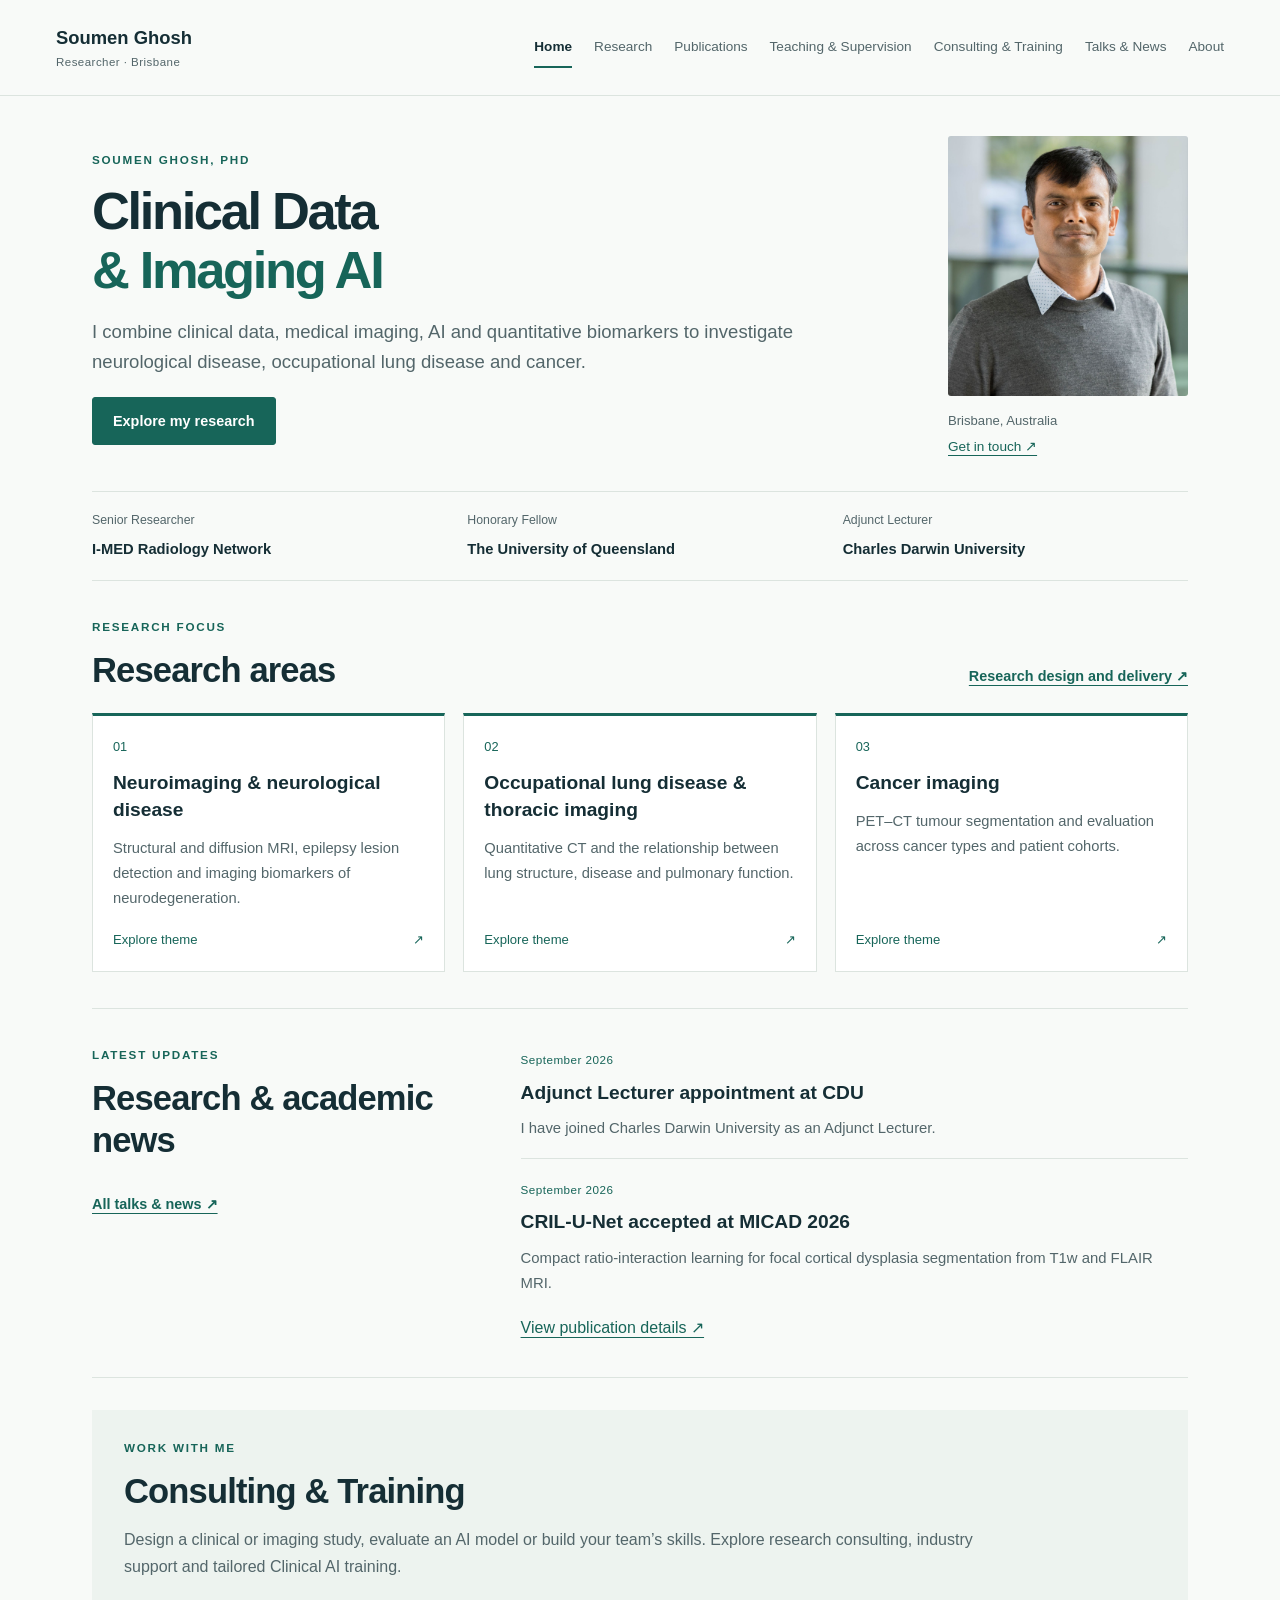
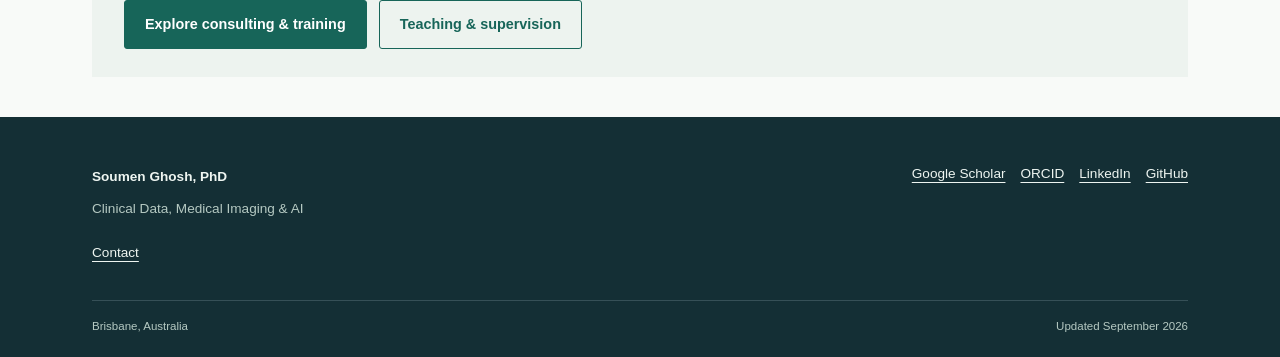
<file: index.html>
<!doctype html><html lang="en"><head><meta charset="utf-8"><meta name="viewport" content="width=device-width,initial-scale=1"><title>Soumen Ghosh | Clinical Data &amp; Imaging AI</title><meta name="description" content="Soumen Ghosh: clinical data, medical imaging and AI research, consulting and training. Based in Brisbane, Australia."><meta name="theme-color" content="#123c43"><meta property="og:title" content="Soumen Ghosh | Clinical Data &amp; Imaging AI"><meta property="og:description" content="Soumen Ghosh: clinical data, medical imaging and AI research, consulting and training. Based in Brisbane, Australia."><meta property="og:type" content="website"><link rel="icon" href="assets/favicon.svg" type="image/svg+xml"><link rel="stylesheet" href="assets/site.css?v=dc66a74193d7"><script src="assets/site.js?v=eca9dac3d146" defer></script></head><body class="home"><a class="skip" href="#main">Skip to content</a><header class="site-header"><div class="nav-wrap"><a class="wordmark" href="index.html">Soumen Ghosh<span>Researcher · Brisbane</span></a><button class="menu-toggle" aria-expanded="false" aria-controls="navigation">Menu <span aria-hidden="true">☰</span></button><nav id="navigation" aria-label="Main navigation"><a href="index.html" aria-current="page">Home</a><a href="research.html">Research</a><a href="publications.html">Publications</a><a href="teaching.html">Teaching &amp; Supervision</a><a href="consulting.html">Consulting &amp; Training</a><a href="news.html">Talks &amp; News</a><a href="about.html">About</a></nav></div></header><main id="main"><section class="hero"><div class="hero-copy"><p class="eyebrow">Soumen Ghosh, PhD</p><h1>Clinical Data<br><span>&amp; Imaging AI</span></h1><p class="lede">I combine clinical data, medical imaging, AI and quantitative biomarkers to investigate neurological disease, occupational lung disease and cancer.</p><div class="button-row"><a class="button primary" href="research.html">Explore my research</a></div></div><aside class="profile"><img src="assets/soumen-ghosh.png" width="1280" height="1635" alt="Soumen Ghosh" fetchpriority="high"><p>Brisbane, Australia</p><a href="about.html#contact">Get in touch ↗</a></aside></section><section class="affiliations" aria-label="Current appointments"><div><span>Senior Researcher</span><strong>I-MED Radiology Network</strong></div><div><span>Honorary Fellow</span><strong>The University of Queensland</strong></div><div><span>Adjunct Lecturer</span><strong>Charles Darwin University</strong></div></section><section class="section"><div class="section-top"><div><p class="eyebrow">Research focus</p><h2>Research areas</h2></div><a class="text-link" href="research.html#delivery-title">Research design and delivery ↗</a></div><div class="theme-grid"><a class="theme-card" href="research.html#theme-1"><span class="number">01</span><h3>Neuroimaging &amp; neurological disease</h3><p>Structural and diffusion MRI, epilepsy lesion detection and imaging biomarkers of neurodegeneration.</p><span class="card-link">Explore theme <span aria-hidden="true">↗</span></span></a><a class="theme-card" href="research.html#theme-2"><span class="number">02</span><h3>Occupational lung disease &amp; thoracic imaging</h3><p>Quantitative CT and the relationship between lung structure, disease and pulmonary function.</p><span class="card-link">Explore theme <span aria-hidden="true">↗</span></span></a><a class="theme-card" href="research.html#theme-3"><span class="number">03</span><h3>Cancer imaging</h3><p>PET–CT tumour segmentation and evaluation across cancer types and patient cohorts.</p><span class="card-link">Explore theme <span aria-hidden="true">↗</span></span></a></div></section><section class="section split"><div><p class="eyebrow">Latest updates</p><h2>Research &amp; academic news</h2><a class="text-link" href="news.html">All talks &amp; news ↗</a></div><div class="news-list"><article><time>September 2026</time><h3>Adjunct Lecturer appointment at CDU</h3><p>I have joined Charles Darwin University as an Adjunct Lecturer.</p></article><article><time>September 2026</time><h3>CRIL-U-Net accepted at MICAD 2026</h3><p>Compact ratio-interaction learning for focal cortical dysplasia segmentation from T1w and FLAIR MRI.</p><a href="publications.html">View publication details ↗</a></article></div></section><section class="collaboration"><p class="eyebrow">Work with me</p><h2>Consulting &amp; Training</h2><p>Design a clinical or imaging study, evaluate an AI model or build your team’s skills. Explore research consulting, industry support and tailored Clinical AI training.</p><div class="button-row"><a class="button primary" href="consulting.html">Explore consulting &amp; training</a><a class="button secondary" href="teaching.html">Teaching &amp; supervision</a></div></section></main><footer><div class="footer-inner"><div><a class="wordmark" href="index.html">Soumen Ghosh, PhD</a><p>Clinical Data, Medical Imaging &amp; AI</p><a href="about.html#contact">Contact</a></div><div class="footer-links"><a class="" href="https://scholar.google.co.in/citations?user=yuB4f7IAAAAJ&amp;hl=en">Google Scholar</a><a class="" href="https://orcid.org/0000-0002-8360-5309">ORCID</a><a class="" href="https://www.linkedin.com/in/soumen-ghosh-aaa58ba4/">LinkedIn</a><a class="" href="https://github.com/soumenca">GitHub</a></div></div><div class="footer-bottom">Brisbane, Australia<span>Updated September 2026</span></div></footer></body></html>
</file>
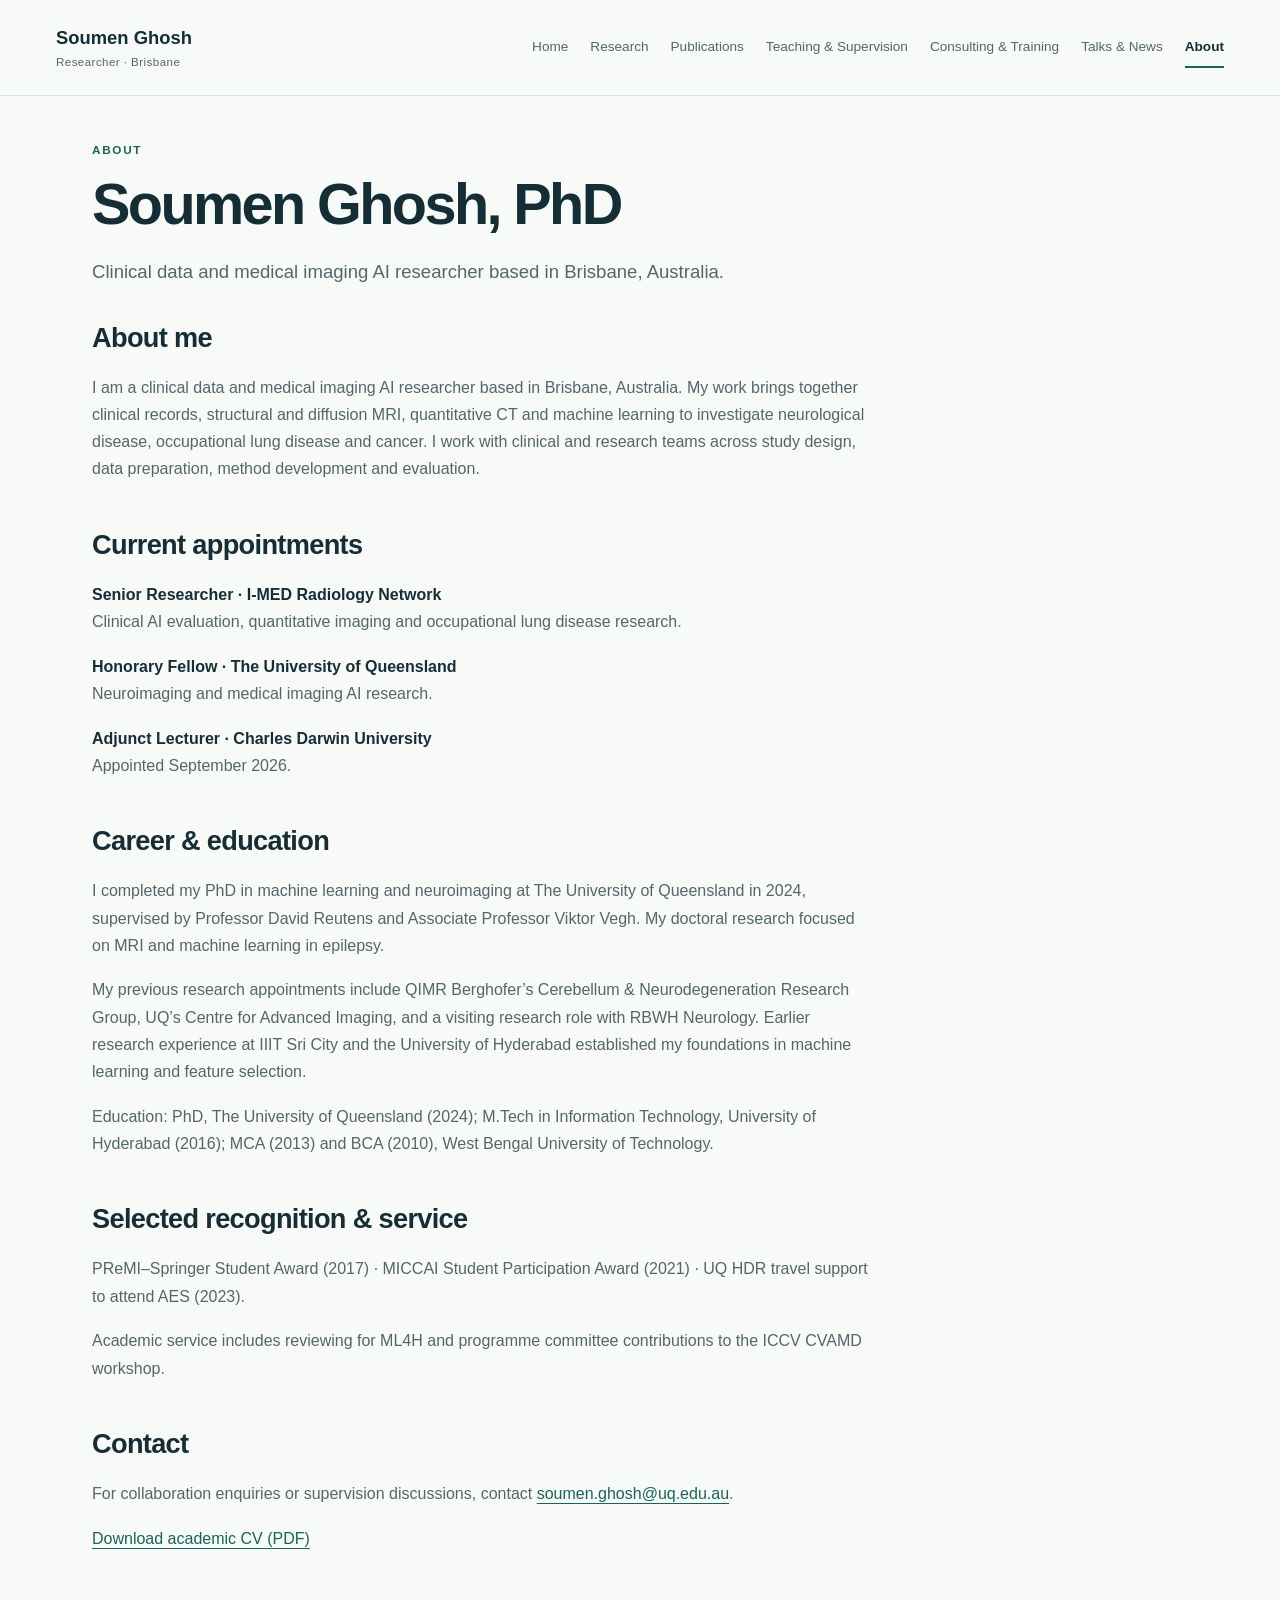
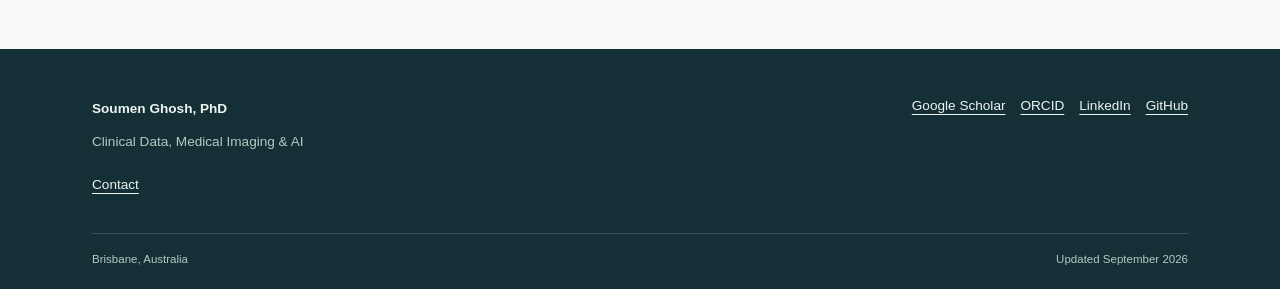
<file: about.html>
<!doctype html><html lang="en"><head><meta charset="utf-8"><meta name="viewport" content="width=device-width,initial-scale=1"><title>About | Soumen Ghosh</title><meta name="description" content="Biography, academic appointments, education and downloadable CV for Soumen Ghosh."><meta name="theme-color" content="#123c43"><meta property="og:title" content="About | Soumen Ghosh"><meta property="og:description" content="Biography, academic appointments, education and downloadable CV for Soumen Ghosh."><meta property="og:type" content="website"><link rel="icon" href="assets/favicon.svg" type="image/svg+xml"><link rel="stylesheet" href="assets/site.css?v=dc66a74193d7"><script src="assets/site.js?v=eca9dac3d146" defer></script></head><body><a class="skip" href="#main">Skip to content</a><header class="site-header"><div class="nav-wrap"><a class="wordmark" href="index.html">Soumen Ghosh<span>Researcher · Brisbane</span></a><button class="menu-toggle" aria-expanded="false" aria-controls="navigation">Menu <span aria-hidden="true">☰</span></button><nav id="navigation" aria-label="Main navigation"><a href="index.html">Home</a><a href="research.html">Research</a><a href="publications.html">Publications</a><a href="teaching.html">Teaching &amp; Supervision</a><a href="consulting.html">Consulting &amp; Training</a><a href="news.html">Talks &amp; News</a><a href="about.html" aria-current="page">About</a></nav></div></header><main id="main"><div class="page-heading"><p class="eyebrow">About</p><h1>Soumen Ghosh, PhD</h1><p class="lede">Clinical data and medical imaging AI researcher based in Brisbane, Australia.</p></div><div class="prose standalone"><h2>About me</h2>
<p>I am a clinical data and medical imaging AI researcher based in Brisbane, Australia. My work brings together clinical records, structural and diffusion MRI, quantitative CT and machine learning to investigate neurological disease, occupational lung disease and cancer. I work with clinical and research teams across study design, data preparation, method development and evaluation.</p>
<h2>Current appointments</h2>
<p><strong>Senior Researcher · I-MED Radiology Network</strong><br>Clinical AI evaluation, quantitative imaging and occupational lung disease research.</p>
<p><strong>Honorary Fellow · The University of Queensland</strong><br>Neuroimaging and medical imaging AI research.</p>
<p><strong>Adjunct Lecturer · Charles Darwin University</strong><br>Appointed September 2026.</p>
<h2>Career &amp; education</h2>
<p>I completed my PhD in machine learning and neuroimaging at The University of Queensland in 2024, supervised by Professor David Reutens and Associate Professor Viktor Vegh. My doctoral research focused on MRI and machine learning in epilepsy.</p>
<p>My previous research appointments include QIMR Berghofer’s Cerebellum &amp; Neurodegeneration Research Group, UQ’s Centre for Advanced Imaging, and a visiting research role with RBWH Neurology. Earlier research experience at IIIT Sri City and the University of Hyderabad established my foundations in machine learning and feature selection.</p>
<p>Education: PhD, The University of Queensland (2024); M.Tech in Information Technology, University of Hyderabad (2016); MCA (2013) and BCA (2010), West Bengal University of Technology.</p>
<h2>Selected recognition &amp; service</h2>
<p>PReMI–Springer Student Award (2017) · MICCAI Student Participation Award (2021) · UQ HDR travel support to attend AES (2023).</p>
<p>Academic service includes reviewing for ML4H and programme committee contributions to the ICCV CVAMD workshop.</p>
<h2 id="contact">Contact</h2>
<p>For collaboration enquiries or supervision discussions, contact <a class="" href="mailto:soumen.ghosh@uq.edu.au">soumen.ghosh@uq.edu.au</a>.</p>
<p> <a class="" href="assets/Soumen_Ghosh_CV.pdf">Download academic CV (PDF)</a></p>
</div></main><footer><div class="footer-inner"><div><a class="wordmark" href="index.html">Soumen Ghosh, PhD</a><p>Clinical Data, Medical Imaging &amp; AI</p><a href="about.html#contact">Contact</a></div><div class="footer-links"><a class="" href="https://scholar.google.co.in/citations?user=yuB4f7IAAAAJ&amp;hl=en">Google Scholar</a><a class="" href="https://orcid.org/0000-0002-8360-5309">ORCID</a><a class="" href="https://www.linkedin.com/in/soumen-ghosh-aaa58ba4/">LinkedIn</a><a class="" href="https://github.com/soumenca">GitHub</a></div></div><div class="footer-bottom">Brisbane, Australia<span>Updated September 2026</span></div></footer></body></html>
</file>
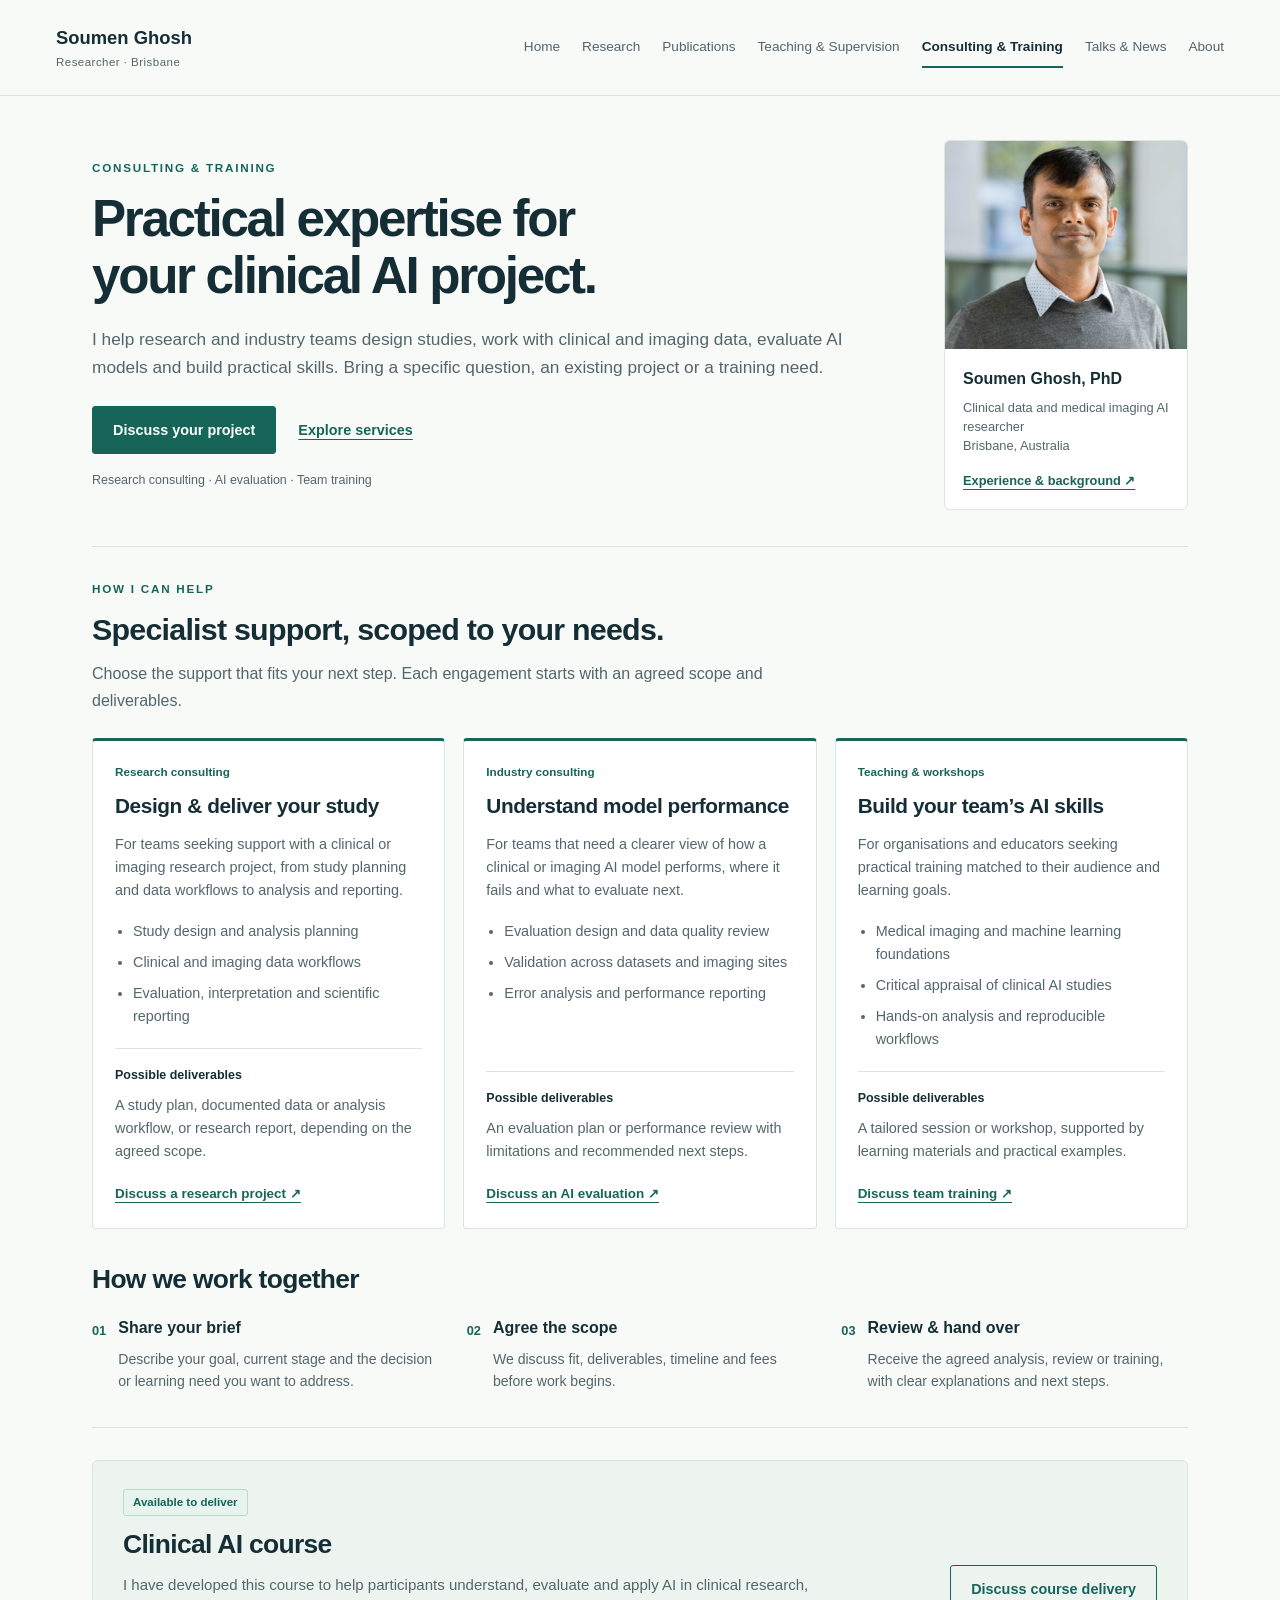
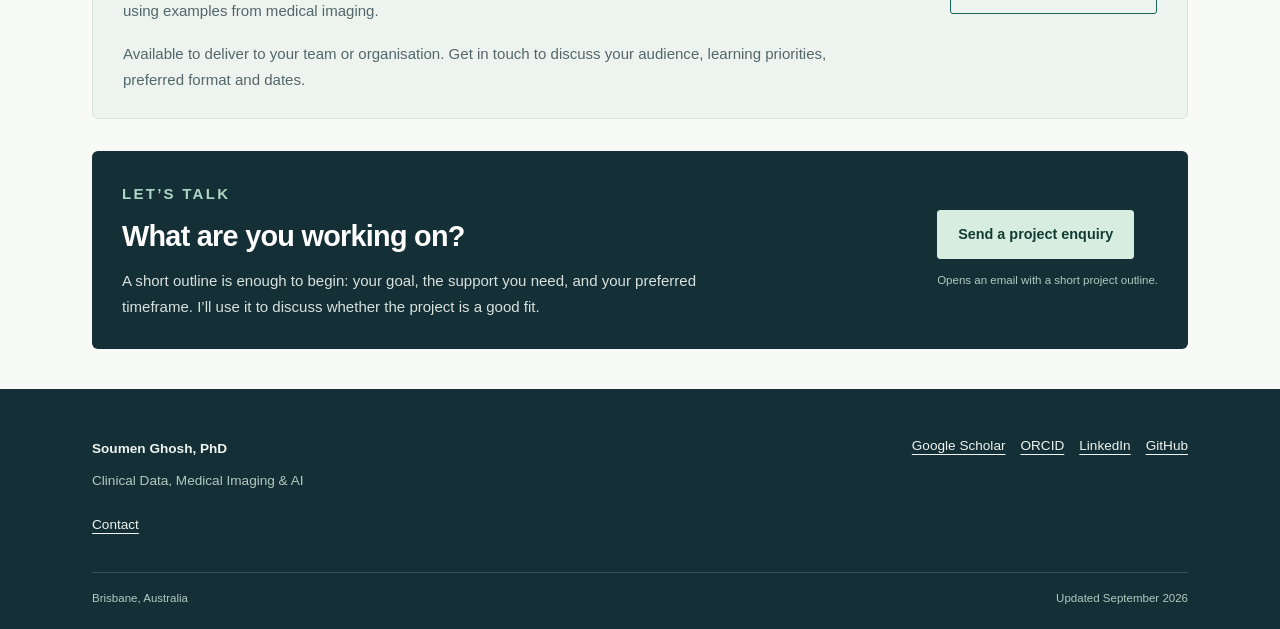
<file: consulting.html>
<!doctype html><html lang="en"><head><meta charset="utf-8"><meta name="viewport" content="width=device-width,initial-scale=1"><title>Consulting &amp; Training | Soumen Ghosh</title><meta name="description" content="Research design and delivery, clinical and imaging AI evaluation, and tailored training with Soumen Ghosh. Discuss your project or arrange delivery of the Clinical AI course."><meta name="theme-color" content="#123c43"><meta property="og:title" content="Consulting &amp; Training | Soumen Ghosh"><meta property="og:description" content="Research design and delivery, clinical and imaging AI evaluation, and tailored training with Soumen Ghosh. Discuss your project or arrange delivery of the Clinical AI course."><meta property="og:type" content="website"><link rel="icon" href="assets/favicon.svg" type="image/svg+xml"><link rel="stylesheet" href="assets/site.css?v=dc66a74193d7"><script src="assets/site.js?v=eca9dac3d146" defer></script></head><body><a class="skip" href="#main">Skip to content</a><header class="site-header"><div class="nav-wrap"><a class="wordmark" href="index.html">Soumen Ghosh<span>Researcher · Brisbane</span></a><button class="menu-toggle" aria-expanded="false" aria-controls="navigation">Menu <span aria-hidden="true">☰</span></button><nav id="navigation" aria-label="Main navigation"><a href="index.html">Home</a><a href="research.html">Research</a><a href="publications.html">Publications</a><a href="teaching.html">Teaching &amp; Supervision</a><a href="consulting.html" aria-current="page">Consulting &amp; Training</a><a href="news.html">Talks &amp; News</a><a href="about.html">About</a></nav></div></header><main id="main"><div class="consulting-page">
<section class="consulting-hero" aria-labelledby="consulting-title"><div><p class="eyebrow">Consulting &amp; Training</p><h1 id="consulting-title">Practical expertise for your clinical AI project.</h1><p class="lede">I help research and industry teams design studies, work with clinical and imaging data, evaluate AI models and build practical skills. Bring a specific question, an existing project or a training need.</p><div class="button-row"><a class="button primary" href="mailto:soumen.ghosh@uq.edu.au?subject=Consulting%20or%20training%20enquiry&amp;body=Hello%20Soumen%2C%0A%0AI%20would%20like%20to%20discuss%20a%20project%20or%20training%20need.%0A%0AMy%20goal%3A%0ASupport%20needed%3A%0APreferred%20timeframe%3A%0AOrganisation%20or%20team%20%28optional%29%3A%0A%0ABest%20wishes%2C%0A">Discuss your project</a><a class="text-link" href="#services">Explore services</a></div><p class="hero-note">Research consulting · AI evaluation · Team training</p></div><aside class="consultant-profile"><img src="assets/soumen-ghosh.png" width="1280" height="1635" alt="Soumen Ghosh" fetchpriority="high"><div><strong>Soumen Ghosh, PhD</strong><p>Clinical data and medical imaging AI researcher<br>Brisbane, Australia</p><a class="text-link" href="about.html">Experience &amp; background ↗</a></div></aside></section>
<section id="services" class="consulting-services" aria-labelledby="services-title"><div class="consulting-section-heading"><p class="eyebrow">How I can help</p><h2 id="services-title">Specialist support, scoped to your needs.</h2><p>Choose the support that fits your next step. Each engagement starts with an agreed scope and deliverables.</p></div><div class="service-grid"><article class="service-card"><p class="service-audience">Research consulting</p><h3>Design &amp; deliver your study</h3><p>For teams seeking support with a clinical or imaging research project, from study planning and data workflows to analysis and reporting.</p><ul><li>Study design and analysis planning</li><li>Clinical and imaging data workflows</li><li>Evaluation, interpretation and scientific reporting</li></ul><div class="service-deliverable"><h4>Possible deliverables</h4><p>A study plan, documented data or analysis workflow, or research report, depending on the agreed scope.</p></div><a class="text-link service-cta" href="mailto:soumen.ghosh@uq.edu.au?subject=Research%20consulting%20enquiry&amp;body=Hello%20Soumen%2C%0A%0AI%20would%20like%20to%20discuss%20a%20project%20or%20training%20need.%0A%0AMy%20goal%3A%0ASupport%20needed%3A%0APreferred%20timeframe%3A%0AOrganisation%20or%20team%20%28optional%29%3A%0A%0ABest%20wishes%2C%0A">Discuss a research project ↗</a></article><article class="service-card"><p class="service-audience">Industry consulting</p><h3>Understand model performance</h3><p>For teams that need a clearer view of how a clinical or imaging AI model performs, where it fails and what to evaluate next.</p><ul><li>Evaluation design and data quality review</li><li>Validation across datasets and imaging sites</li><li>Error analysis and performance reporting</li></ul><div class="service-deliverable"><h4>Possible deliverables</h4><p>An evaluation plan or performance review with limitations and recommended next steps.</p></div><a class="text-link service-cta" href="mailto:soumen.ghosh@uq.edu.au?subject=Clinical%20AI%20evaluation%20enquiry&amp;body=Hello%20Soumen%2C%0A%0AI%20would%20like%20to%20discuss%20a%20project%20or%20training%20need.%0A%0AMy%20goal%3A%0ASupport%20needed%3A%0APreferred%20timeframe%3A%0AOrganisation%20or%20team%20%28optional%29%3A%0A%0ABest%20wishes%2C%0A">Discuss an AI evaluation ↗</a></article><article class="service-card"><p class="service-audience">Teaching &amp; workshops</p><h3>Build your team’s AI skills</h3><p>For organisations and educators seeking practical training matched to their audience and learning goals.</p><ul><li>Medical imaging and machine learning foundations</li><li>Critical appraisal of clinical AI studies</li><li>Hands-on analysis and reproducible workflows</li></ul><div class="service-deliverable"><h4>Possible deliverables</h4><p>A tailored session or workshop, supported by learning materials and practical examples.</p></div><a class="text-link service-cta" href="mailto:soumen.ghosh@uq.edu.au?subject=Teaching%20and%20workshop%20enquiry&amp;body=Hello%20Soumen%2C%0A%0AI%20would%20like%20to%20discuss%20a%20project%20or%20training%20need.%0A%0AMy%20goal%3A%0ASupport%20needed%3A%0APreferred%20timeframe%3A%0AOrganisation%20or%20team%20%28optional%29%3A%0A%0ABest%20wishes%2C%0A">Discuss team training ↗</a></article></div></section>
<section class="engagement-process" aria-labelledby="process-title"><h2 id="process-title">How we work together</h2><ol><li><span class="step-number" aria-hidden="true">01</span><div><h3>Share your brief</h3><p>Describe your goal, current stage and the decision or learning need you want to address.</p></div></li><li><span class="step-number" aria-hidden="true">02</span><div><h3>Agree the scope</h3><p>We discuss fit, deliverables, timeline and fees before work begins.</p></div></li><li><span class="step-number" aria-hidden="true">03</span><div><h3>Review &amp; hand over</h3><p>Receive the agreed analysis, review or training, with clear explanations and next steps.</p></div></li></ol></section>
<section class="course-panel" aria-labelledby="course-title"><div><p class="status-label">Available to deliver</p><h2 id="course-title">Clinical AI course</h2><p>I have developed this course to help participants understand, evaluate and apply AI in clinical research, using examples from medical imaging.</p><p>Available to deliver to your team or organisation. Get in touch to discuss your audience, learning priorities, preferred format and dates.</p></div><div class="course-action"><a class="button secondary" href="mailto:soumen.ghosh@uq.edu.au?subject=Clinical%20AI%20course%20%E2%80%94%20delivery%20enquiry&amp;body=Hello%20Soumen%2C%0A%0AI%20would%20like%20to%20discuss%20delivery%20of%20your%20Clinical%20AI%20course.%0A%0AMy%20team%20or%20organisation%3A%0AAudience%20and%20learning%20priorities%3A%0APreferred%20format%3A%0APreferred%20dates%3A%0A%0ABest%20wishes%2C%0A">Discuss course delivery</a></div></section>
<section class="consulting-contact" aria-labelledby="enquiry-title"><div><p class="eyebrow">Let’s talk</p><h2 id="enquiry-title">What are you working on?</h2><p>A short outline is enough to begin: your goal, the support you need, and your preferred timeframe. I’ll use it to discuss whether the project is a good fit.</p></div><div class="contact-action"><a class="button primary" href="mailto:soumen.ghosh@uq.edu.au?subject=Consulting%20or%20training%20enquiry&amp;body=Hello%20Soumen%2C%0A%0AI%20would%20like%20to%20discuss%20a%20project%20or%20training%20need.%0A%0AMy%20goal%3A%0ASupport%20needed%3A%0APreferred%20timeframe%3A%0AOrganisation%20or%20team%20%28optional%29%3A%0A%0ABest%20wishes%2C%0A">Send a project enquiry</a><p class="email-note">Opens an email with a short project outline.</p></div></section>
</div></main><footer><div class="footer-inner"><div><a class="wordmark" href="index.html">Soumen Ghosh, PhD</a><p>Clinical Data, Medical Imaging &amp; AI</p><a href="about.html#contact">Contact</a></div><div class="footer-links"><a class="" href="https://scholar.google.co.in/citations?user=yuB4f7IAAAAJ&amp;hl=en">Google Scholar</a><a class="" href="https://orcid.org/0000-0002-8360-5309">ORCID</a><a class="" href="https://www.linkedin.com/in/soumen-ghosh-aaa58ba4/">LinkedIn</a><a class="" href="https://github.com/soumenca">GitHub</a></div></div><div class="footer-bottom">Brisbane, Australia<span>Updated September 2026</span></div></footer></body></html>
</file>
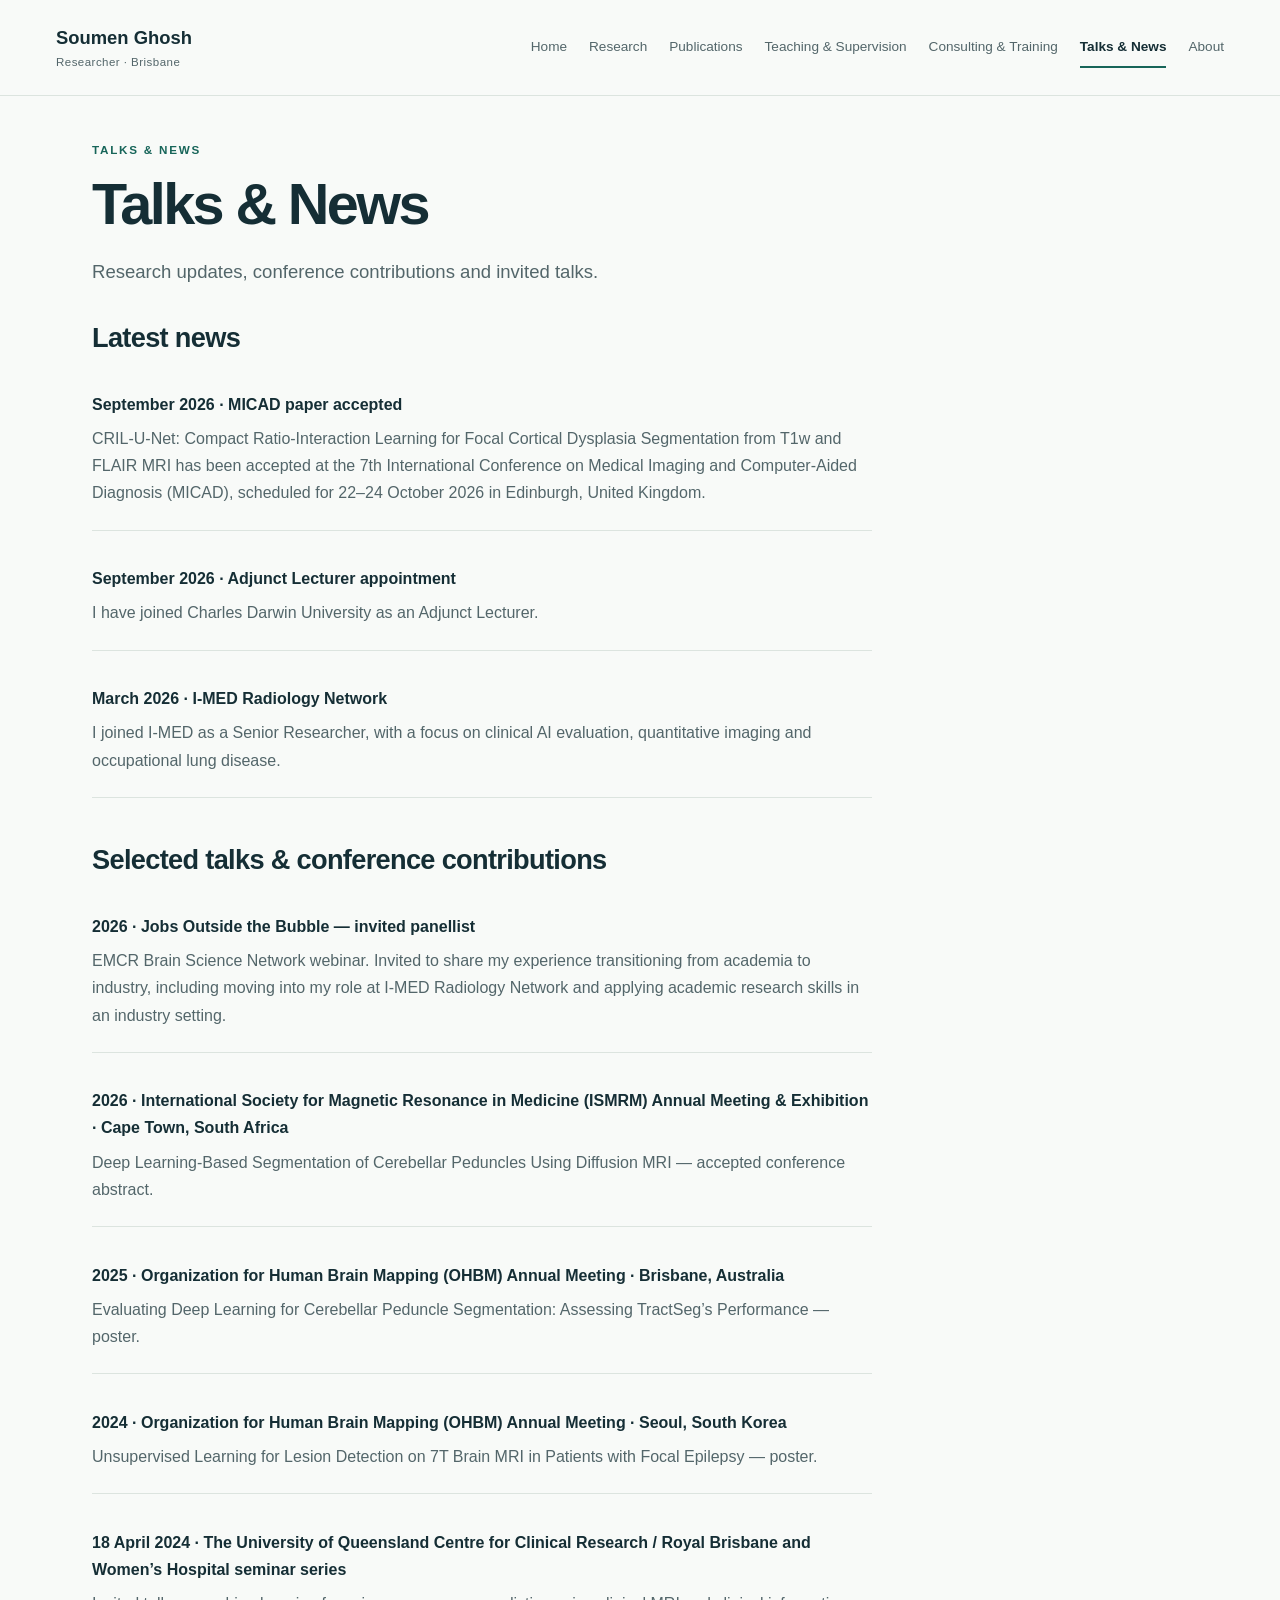
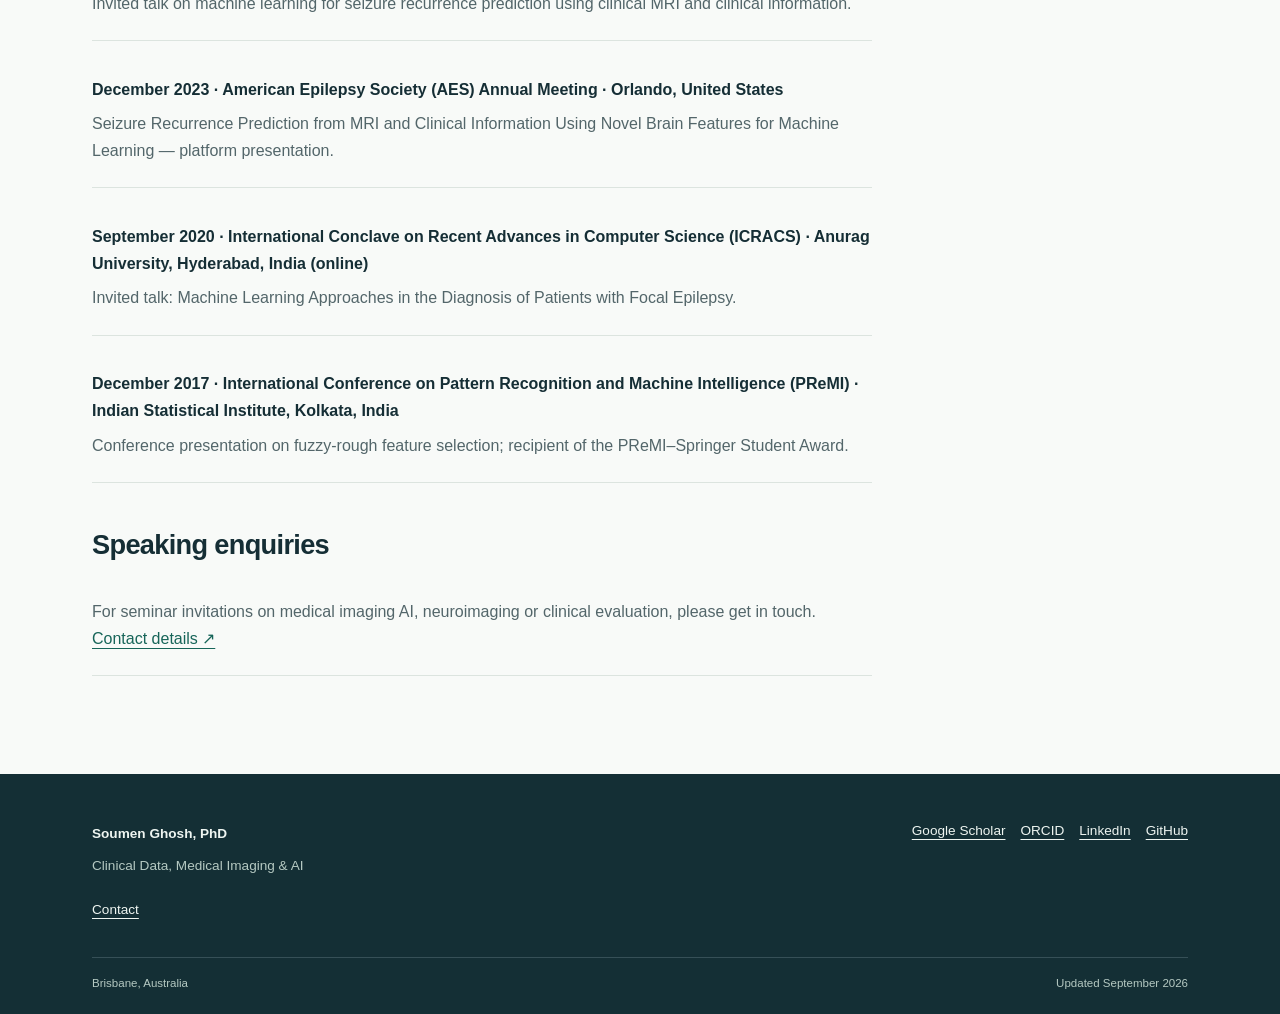
<file: news.html>
<!doctype html><html lang="en"><head><meta charset="utf-8"><meta name="viewport" content="width=device-width,initial-scale=1"><title>Talks &amp; News | Soumen Ghosh</title><meta name="description" content="Academic appointments, research updates, invited talks and conference contributions."><meta name="theme-color" content="#123c43"><meta property="og:title" content="Talks &amp; News | Soumen Ghosh"><meta property="og:description" content="Academic appointments, research updates, invited talks and conference contributions."><meta property="og:type" content="website"><link rel="icon" href="assets/favicon.svg" type="image/svg+xml"><link rel="stylesheet" href="assets/site.css?v=dc66a74193d7"><script src="assets/site.js?v=eca9dac3d146" defer></script></head><body><a class="skip" href="#main">Skip to content</a><header class="site-header"><div class="nav-wrap"><a class="wordmark" href="index.html">Soumen Ghosh<span>Researcher · Brisbane</span></a><button class="menu-toggle" aria-expanded="false" aria-controls="navigation">Menu <span aria-hidden="true">☰</span></button><nav id="navigation" aria-label="Main navigation"><a href="index.html">Home</a><a href="research.html">Research</a><a href="publications.html">Publications</a><a href="teaching.html">Teaching &amp; Supervision</a><a href="consulting.html">Consulting &amp; Training</a><a href="news.html" aria-current="page">Talks &amp; News</a><a href="about.html">About</a></nav></div></header><main id="main"><div class="page-heading"><p class="eyebrow">Talks &amp; News</p><h1>Talks &amp; News</h1><p class="lede">Research updates, conference contributions and invited talks.</p></div><div class="prose standalone news-prose"><h2>Latest news</h2>
<p><strong>September 2026 · MICAD paper accepted</strong><br>CRIL-U-Net: Compact Ratio-Interaction Learning for Focal Cortical Dysplasia Segmentation from T1w and FLAIR MRI has been accepted at the 7th International Conference on Medical Imaging and Computer-Aided Diagnosis (MICAD), scheduled for 22–24 October 2026 in Edinburgh, United Kingdom.</p>
<p><strong>September 2026 · Adjunct Lecturer appointment</strong><br>I have joined Charles Darwin University as an Adjunct Lecturer.</p>
<p><strong>March 2026 · I-MED Radiology Network</strong><br>I joined I-MED as a Senior Researcher, with a focus on clinical AI evaluation, quantitative imaging and occupational lung disease.</p>
<h2>Selected talks &amp; conference contributions</h2>
<p><strong>2026 · Jobs Outside the Bubble — invited panellist</strong><br>EMCR Brain Science Network webinar. Invited to share my experience transitioning from academia to industry, including moving into my role at I-MED Radiology Network and applying academic research skills in an industry setting.</p>
<p><strong>2026 · International Society for Magnetic Resonance in Medicine (ISMRM) Annual Meeting &amp; Exhibition · Cape Town, South Africa</strong><br>Deep Learning-Based Segmentation of Cerebellar Peduncles Using Diffusion MRI — accepted conference abstract.</p>
<p><strong>2025 · Organization for Human Brain Mapping (OHBM) Annual Meeting · Brisbane, Australia</strong><br>Evaluating Deep Learning for Cerebellar Peduncle Segmentation: Assessing TractSeg’s Performance — poster.</p>
<p><strong>2024 · Organization for Human Brain Mapping (OHBM) Annual Meeting · Seoul, South Korea</strong><br>Unsupervised Learning for Lesion Detection on 7T Brain MRI in Patients with Focal Epilepsy — poster.</p>
<p><strong>18 April 2024 · The University of Queensland Centre for Clinical Research / Royal Brisbane and Women’s Hospital seminar series</strong><br>Invited talk on machine learning for seizure recurrence prediction using clinical MRI and clinical information.</p>
<p><strong>December 2023 · American Epilepsy Society (AES) Annual Meeting · Orlando, United States</strong><br>Seizure Recurrence Prediction from MRI and Clinical Information Using Novel Brain Features for Machine Learning — platform presentation.</p>
<p><strong>September 2020 · International Conclave on Recent Advances in Computer Science (ICRACS) · Anurag University, Hyderabad, India (online)</strong><br>Invited talk: Machine Learning Approaches in the Diagnosis of Patients with Focal Epilepsy.</p>
<p><strong>December 2017 · International Conference on Pattern Recognition and Machine Intelligence (PReMI) · Indian Statistical Institute, Kolkata, India</strong><br>Conference presentation on fuzzy-rough feature selection; recipient of the PReMI–Springer Student Award.</p>
<h2>Speaking enquiries</h2>
<p>For seminar invitations on medical imaging AI, neuroimaging or clinical evaluation, please get in touch. <a class="" href="about.html#contact">Contact details ↗</a></p>
</div></main><footer><div class="footer-inner"><div><a class="wordmark" href="index.html">Soumen Ghosh, PhD</a><p>Clinical Data, Medical Imaging &amp; AI</p><a href="about.html#contact">Contact</a></div><div class="footer-links"><a class="" href="https://scholar.google.co.in/citations?user=yuB4f7IAAAAJ&amp;hl=en">Google Scholar</a><a class="" href="https://orcid.org/0000-0002-8360-5309">ORCID</a><a class="" href="https://www.linkedin.com/in/soumen-ghosh-aaa58ba4/">LinkedIn</a><a class="" href="https://github.com/soumenca">GitHub</a></div></div><div class="footer-bottom">Brisbane, Australia<span>Updated September 2026</span></div></footer></body></html>
</file>
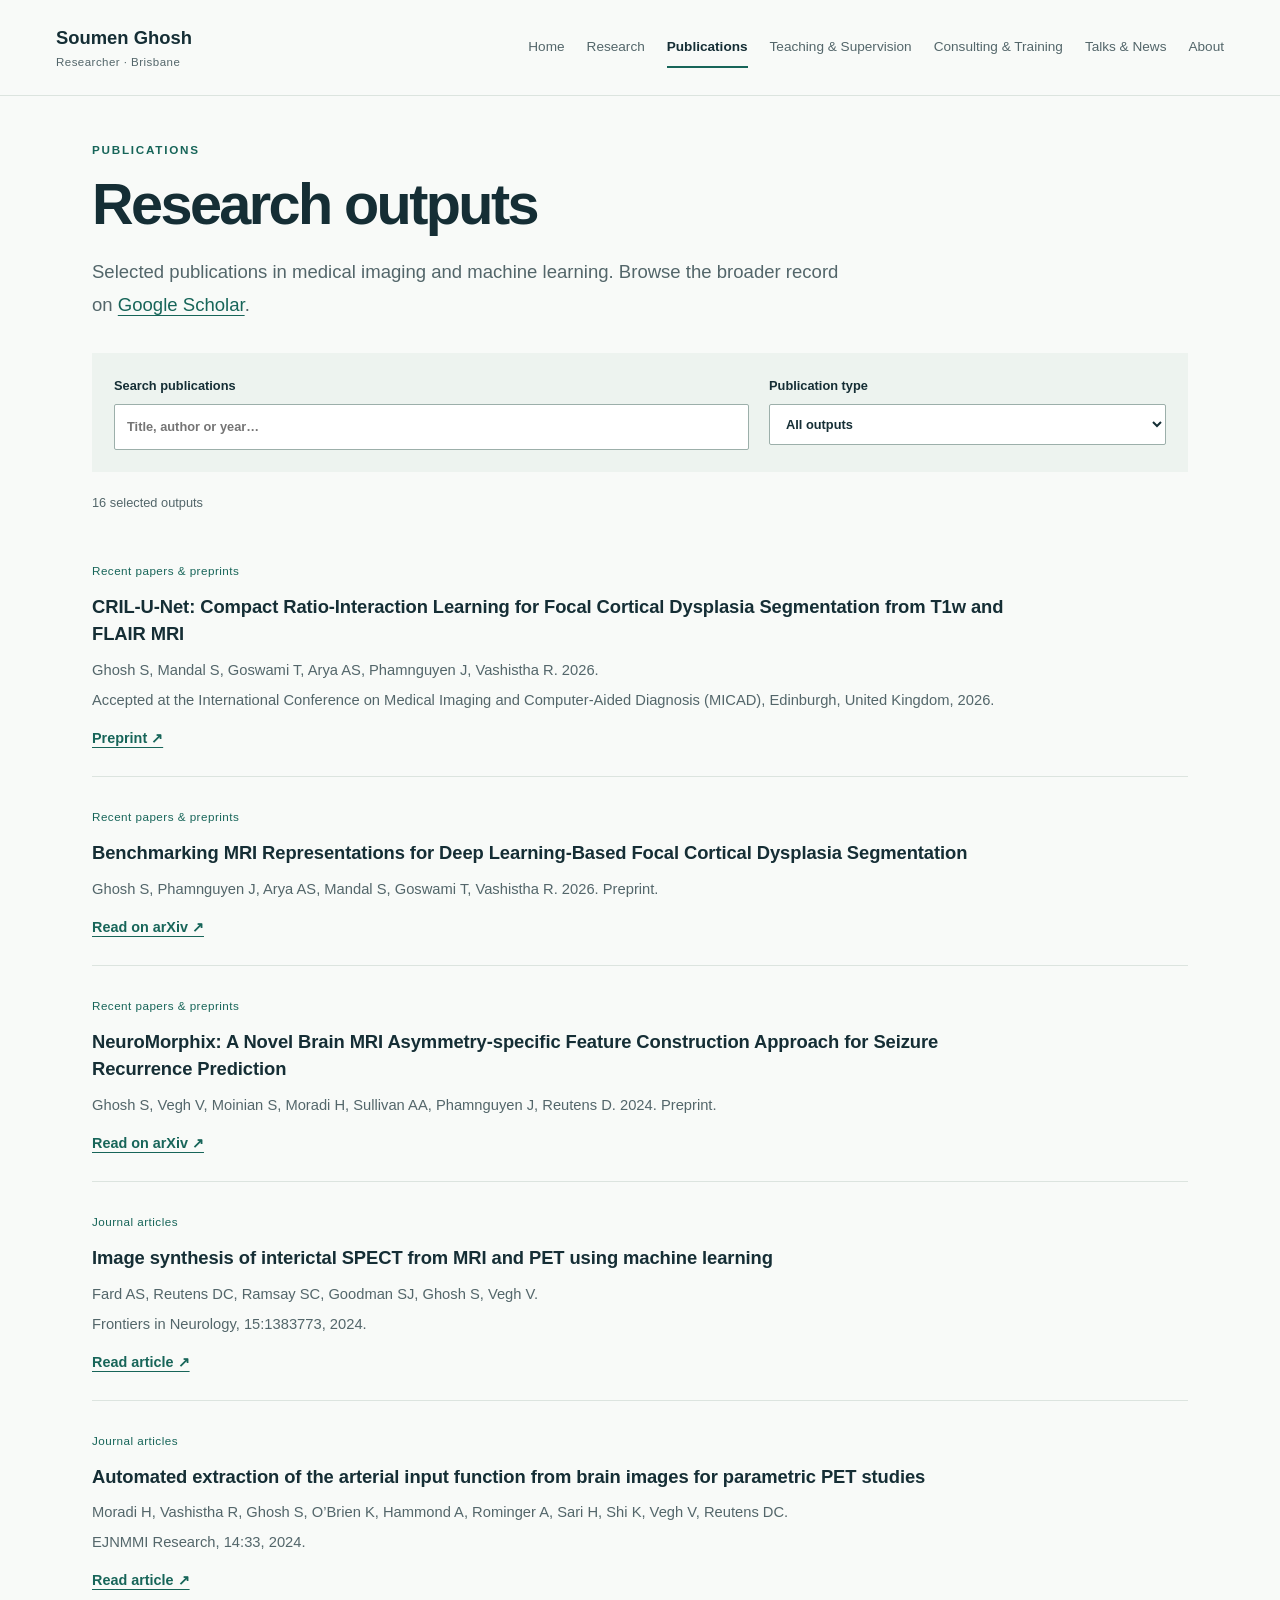
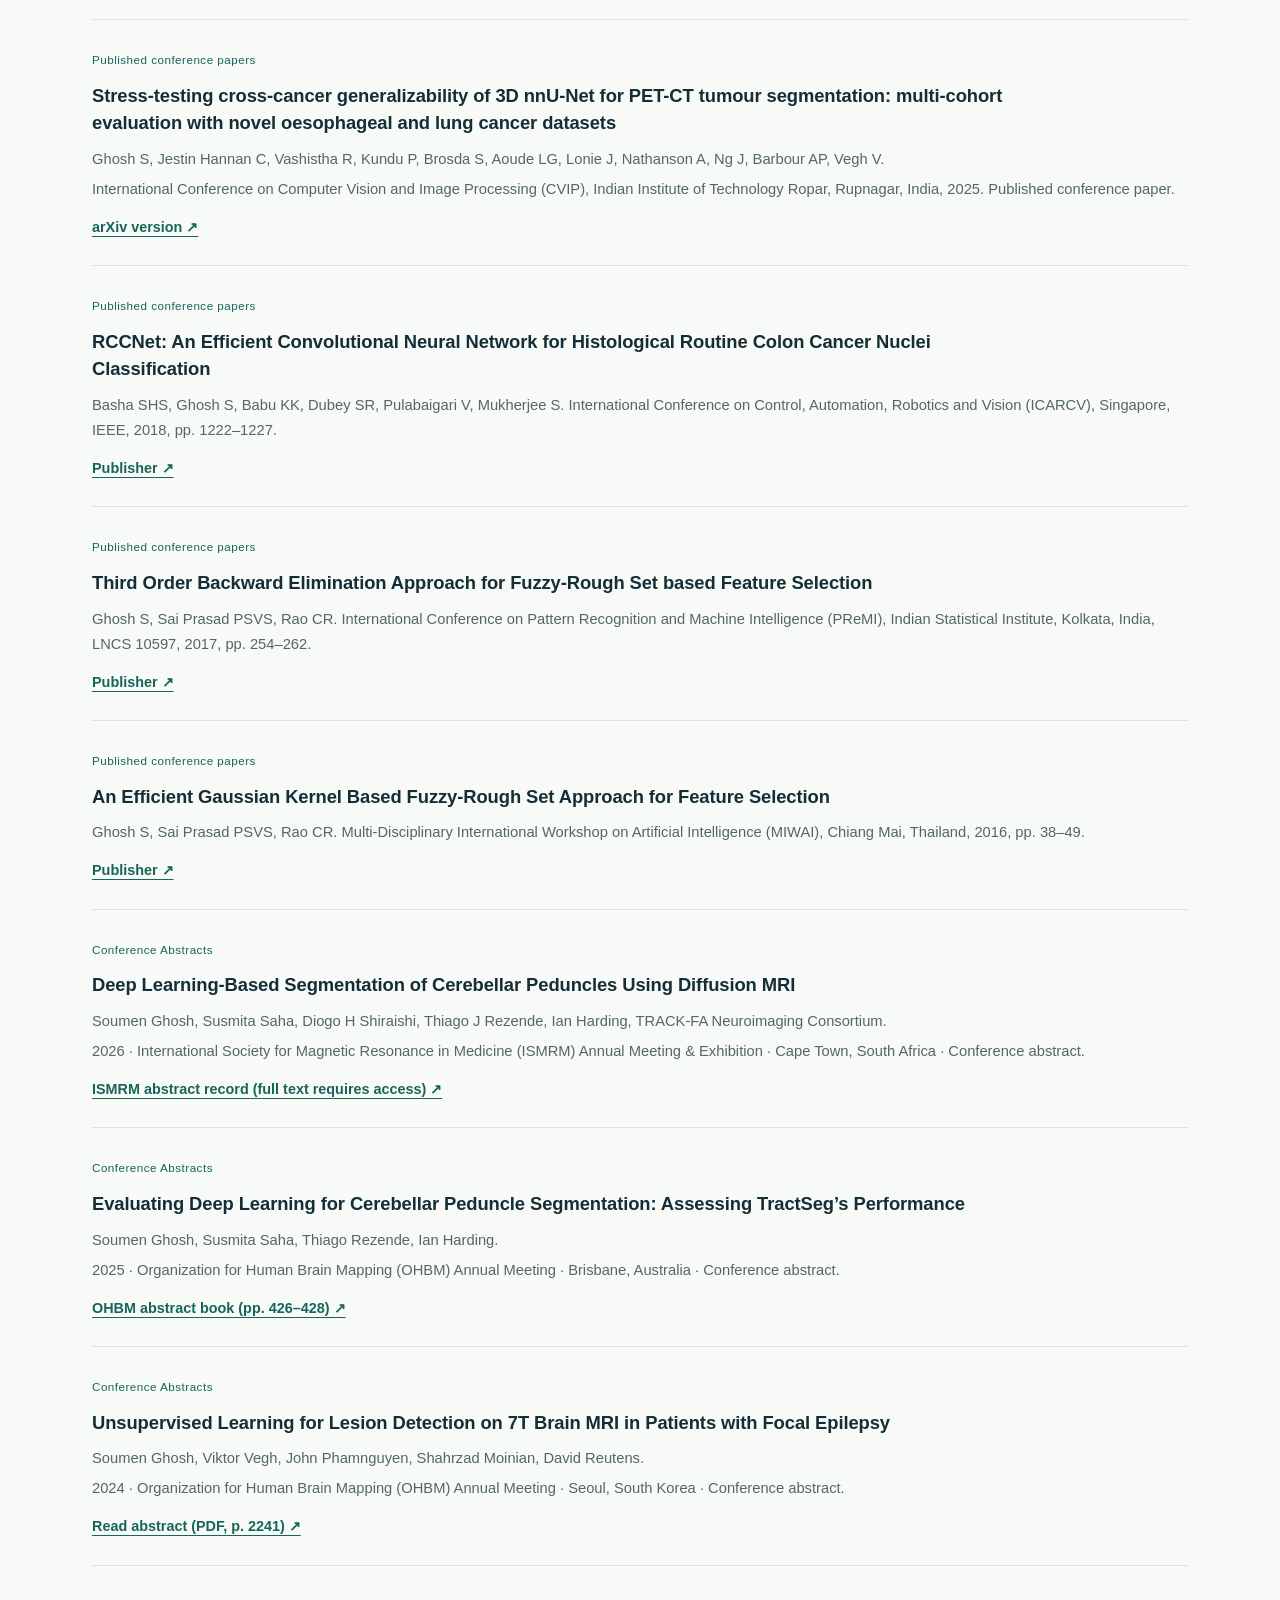
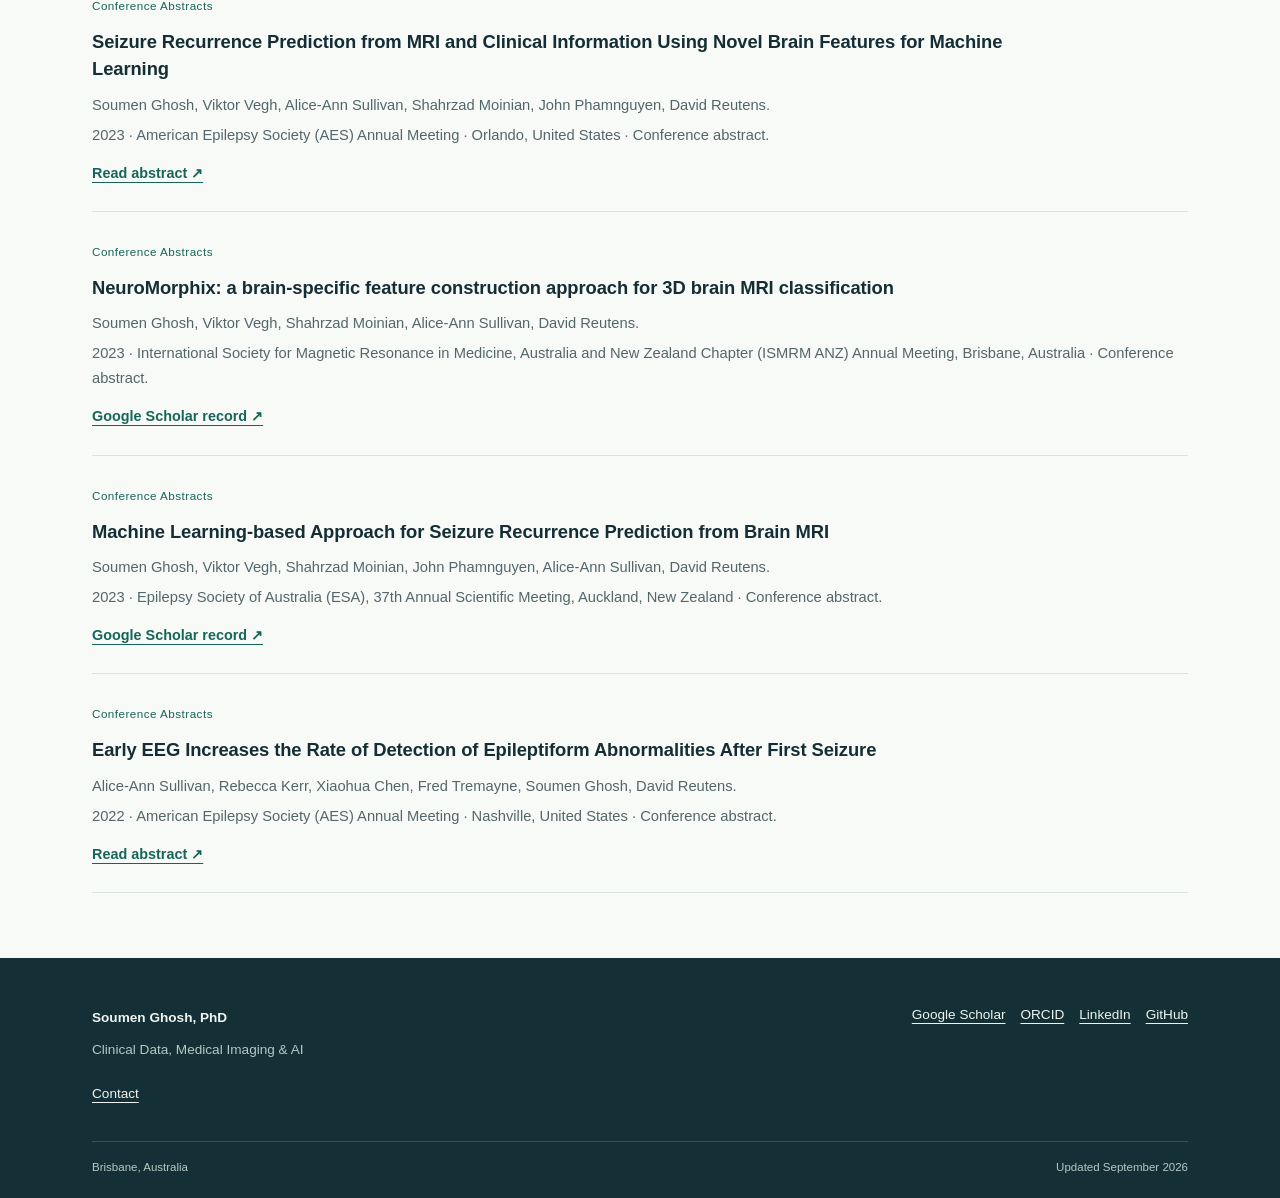
<file: publications.html>
<!doctype html><html lang="en"><head><meta charset="utf-8"><meta name="viewport" content="width=device-width,initial-scale=1"><title>Publications | Soumen Ghosh</title><meta name="description" content="Selected papers, preprints and conference abstracts, with authors and source links."><meta name="theme-color" content="#123c43"><meta property="og:title" content="Publications | Soumen Ghosh"><meta property="og:description" content="Selected papers, preprints and conference abstracts, with authors and source links."><meta property="og:type" content="website"><link rel="icon" href="assets/favicon.svg" type="image/svg+xml"><link rel="stylesheet" href="assets/site.css?v=dc66a74193d7"><script src="assets/site.js?v=eca9dac3d146" defer></script></head><body><a class="skip" href="#main">Skip to content</a><header class="site-header"><div class="nav-wrap"><a class="wordmark" href="index.html">Soumen Ghosh<span>Researcher · Brisbane</span></a><button class="menu-toggle" aria-expanded="false" aria-controls="navigation">Menu <span aria-hidden="true">☰</span></button><nav id="navigation" aria-label="Main navigation"><a href="index.html">Home</a><a href="research.html">Research</a><a href="publications.html" aria-current="page">Publications</a><a href="teaching.html">Teaching &amp; Supervision</a><a href="consulting.html">Consulting &amp; Training</a><a href="news.html">Talks &amp; News</a><a href="about.html">About</a></nav></div></header><main id="main"><div class="page-heading"><p class="eyebrow">Publications</p><h1>Research outputs</h1><p class="lede">Selected publications in medical imaging and machine learning. Browse the broader record on <a class="" href="https://scholar.google.co.in/citations?user=yuB4f7IAAAAJ&amp;hl=en">Google Scholar</a>.</p></div><div class="filters"><label>Search publications<input id="publication-search" type="search" placeholder="Title, author or year…"></label><label>Publication type<select id="publication-type"><option value="">All outputs</option><option>Recent papers &amp; preprints</option><option>Journal articles</option><option>Published conference papers</option><option>Conference Abstracts</option></select></label></div><p id="result-count" role="status">16 selected outputs</p><div class="publications"><article class="publication" data-category="Recent papers &amp; preprints"><p class="pub-type">Recent papers &amp; preprints</p><h2>CRIL-U-Net: Compact Ratio-Interaction Learning for Focal Cortical Dysplasia Segmentation from T1w and FLAIR MRI</h2><p>Ghosh S, Mandal S, Goswami T, Arya AS, Phamnguyen J, Vashistha R. 2026.</p><p>Accepted at the International Conference on Medical Imaging and Computer-Aided Diagnosis (MICAD), Edinburgh, United Kingdom, 2026.</p><a class="text-link" href="https://arxiv.org/abs/2608.03185">Preprint ↗</a></article><article class="publication" data-category="Recent papers &amp; preprints"><p class="pub-type">Recent papers &amp; preprints</p><h2>Benchmarking MRI Representations for Deep Learning-Based Focal Cortical Dysplasia Segmentation</h2><p>Ghosh S, Phamnguyen J, Arya AS, Mandal S, Goswami T, Vashistha R. 2026. Preprint.</p><a class="text-link" href="https://arxiv.org/abs/2607.15605">Read on arXiv ↗</a></article><article class="publication" data-category="Recent papers &amp; preprints"><p class="pub-type">Recent papers &amp; preprints</p><h2>NeuroMorphix: A Novel Brain MRI Asymmetry-specific Feature Construction Approach for Seizure Recurrence Prediction</h2><p>Ghosh S, Vegh V, Moinian S, Moradi H, Sullivan AA, Phamnguyen J, Reutens D. 2024. Preprint.</p><a class="text-link" href="https://arxiv.org/abs/2404.10290">Read on arXiv ↗</a></article><article class="publication" data-category="Journal articles"><p class="pub-type">Journal articles</p><h2>Image synthesis of interictal SPECT from MRI and PET using machine learning</h2><p>Fard AS, Reutens DC, Ramsay SC, Goodman SJ, Ghosh S, Vegh V.</p><p>Frontiers in Neurology, 15:1383773, 2024.</p><a class="text-link" href="https://doi.org/10.3389/fneur.2024.1383773">Read article ↗</a></article><article class="publication" data-category="Journal articles"><p class="pub-type">Journal articles</p><h2>Automated extraction of the arterial input function from brain images for parametric PET studies</h2><p>Moradi H, Vashistha R, Ghosh S, O’Brien K, Hammond A, Rominger A, Sari H, Shi K, Vegh V, Reutens DC.</p><p>EJNMMI Research, 14:33, 2024.</p><a class="text-link" href="https://doi.org/10.1186/s13550-024-01100-x">Read article ↗</a></article><article class="publication" data-category="Published conference papers"><p class="pub-type">Published conference papers</p><h2>Stress-testing cross-cancer generalizability of 3D nnU-Net for PET-CT tumour segmentation: multi-cohort evaluation with novel oesophageal and lung cancer datasets</h2><p>Ghosh S, Jestin Hannan C, Vashistha R, Kundu P, Brosda S, Aoude LG, Lonie J, Nathanson A, Ng J, Barbour AP, Vegh V.</p><p>International Conference on Computer Vision and Image Processing (CVIP), Indian Institute of Technology Ropar, Rupnagar, India, 2025. Published conference paper.</p><a class="text-link" href="https://arxiv.org/abs/2508.18612">arXiv version ↗</a></article><article class="publication" data-category="Published conference papers"><p class="pub-type">Published conference papers</p><h2>RCCNet: An Efficient Convolutional Neural Network for Histological Routine Colon Cancer Nuclei Classification</h2><p>Basha SHS, Ghosh S, Babu KK, Dubey SR, Pulabaigari V, Mukherjee S. International Conference on Control, Automation, Robotics and Vision (ICARCV), Singapore, IEEE, 2018, pp. 1222–1227.</p><a class="text-link" href="https://doi.org/10.1109/ICARCV.2018.8581147">Publisher ↗</a></article><article class="publication" data-category="Published conference papers"><p class="pub-type">Published conference papers</p><h2>Third Order Backward Elimination Approach for Fuzzy-Rough Set based Feature Selection</h2><p>Ghosh S, Sai Prasad PSVS, Rao CR. International Conference on Pattern Recognition and Machine Intelligence (PReMI), Indian Statistical Institute, Kolkata, India, LNCS 10597, 2017, pp. 254–262.</p><a class="text-link" href="https://doi.org/10.1007/978-3-319-69900-4_32">Publisher ↗</a></article><article class="publication" data-category="Published conference papers"><p class="pub-type">Published conference papers</p><h2>An Efficient Gaussian Kernel Based Fuzzy-Rough Set Approach for Feature Selection</h2><p>Ghosh S, Sai Prasad PSVS, Rao CR. Multi-Disciplinary International Workshop on Artificial Intelligence (MIWAI), Chiang Mai, Thailand, 2016, pp. 38–49.</p><a class="text-link" href="https://doi.org/10.1007/978-3-319-49397-8_4">Publisher ↗</a></article><article class="publication" id="cerebellar-peduncles-ismrm-2026" data-category="Conference Abstracts"><p class="pub-type">Conference Abstracts</p><h2>Deep Learning-Based Segmentation of Cerebellar Peduncles Using Diffusion MRI</h2><p>Soumen Ghosh, Susmita Saha, Diogo H Shiraishi, Thiago J Rezende, Ian Harding, TRACK-FA Neuroimaging Consortium.</p><p>2026 · International Society for Magnetic Resonance in Medicine (ISMRM) Annual Meeting &amp; Exhibition · Cape Town, South Africa · Conference abstract.</p><a class="text-link" href="https://echo.ismrm.org/p/ISMRM2026/564-06-012" target="_blank" rel="noopener noreferrer" aria-label="ISMRM abstract record (full text requires access) ↗ (opens in a new tab)">ISMRM abstract record (full text requires access) ↗</a></article><article class="publication" id="cerebellar-peduncles-ohbm-2025" data-category="Conference Abstracts"><p class="pub-type">Conference Abstracts</p><h2>Evaluating Deep Learning for Cerebellar Peduncle Segmentation: Assessing TractSeg’s Performance</h2><p>Soumen Ghosh, Susmita Saha, Thiago Rezende, Ian Harding.</p><p>2025 · Organization for Human Brain Mapping (OHBM) Annual Meeting · Brisbane, Australia · Conference abstract.</p><a class="text-link" href="https://zenodo.org/records/15641972" target="_blank" rel="noopener noreferrer" aria-label="OHBM abstract book (pp. 426–428) ↗ (opens in a new tab)">OHBM abstract book (pp. 426–428) ↗</a></article><article class="publication" id="lesion-detection-ohbm-2024" data-category="Conference Abstracts"><p class="pub-type">Conference Abstracts</p><h2>Unsupervised Learning for Lesion Detection on 7T Brain MRI in Patients with Focal Epilepsy</h2><p>Soumen Ghosh, Viktor Vegh, John Phamnguyen, Shahrzad Moinian, David Reutens.</p><p>2024 · Organization for Human Brain Mapping (OHBM) Annual Meeting · Seoul, South Korea · Conference abstract.</p><a class="text-link" href="https://apertureneuro.org/article/120593-abstract-book-3-ohbm-2024-annual-meeting.pdf#page=601" target="_blank" rel="noopener noreferrer" aria-label="Read abstract (PDF, p. 2241) ↗ (opens in a new tab)">Read abstract (PDF, p. 2241) ↗</a></article><article class="publication" data-category="Conference Abstracts"><p class="pub-type">Conference Abstracts</p><h2>Seizure Recurrence Prediction from MRI and Clinical Information Using Novel Brain Features for Machine Learning</h2><p>Soumen Ghosh, Viktor Vegh, Alice-Ann Sullivan, Shahrzad Moinian, John Phamnguyen, David Reutens.</p><p>2023 · American Epilepsy Society (AES) Annual Meeting · Orlando, United States · Conference abstract.</p><a class="text-link" href="https://aesnet.org/abstractslisting/seizure-recurrence-prediction-from-mri-and-clinical-information-using-novel-brain-features-for-machine-learning" target="_blank" rel="noopener noreferrer" aria-label="Read abstract ↗ (opens in a new tab)">Read abstract ↗</a></article><article class="publication" data-category="Conference Abstracts"><p class="pub-type">Conference Abstracts</p><h2>NeuroMorphix: a brain-specific feature construction approach for 3D brain MRI classification</h2><p>Soumen Ghosh, Viktor Vegh, Shahrzad Moinian, Alice-Ann Sullivan, David Reutens.</p><p>2023 · International Society for Magnetic Resonance in Medicine, Australia and New Zealand Chapter (ISMRM ANZ) Annual Meeting, Brisbane, Australia · Conference abstract.</p><a class="text-link" href="https://scholar.google.co.in/citations?view_op=view_citation&amp;hl=en&amp;user=yuB4f7IAAAAJ&amp;citation_for_view=yuB4f7IAAAAJ:4DMP91E08xMC" target="_blank" rel="noopener noreferrer" aria-label="Google Scholar record ↗ (opens in a new tab)">Google Scholar record ↗</a></article><article class="publication" data-category="Conference Abstracts"><p class="pub-type">Conference Abstracts</p><h2>Machine Learning-based Approach for Seizure Recurrence Prediction from Brain MRI</h2><p>Soumen Ghosh, Viktor Vegh, Shahrzad Moinian, John Phamnguyen, Alice-Ann Sullivan, David Reutens.</p><p>2023 · Epilepsy Society of Australia (ESA), 37th Annual Scientific Meeting, Auckland, New Zealand · Conference abstract.</p><a class="text-link" href="https://scholar.google.co.in/citations?view_op=view_citation&amp;hl=en&amp;user=yuB4f7IAAAAJ&amp;citation_for_view=yuB4f7IAAAAJ:qxL8FJ1GzNcC" target="_blank" rel="noopener noreferrer" aria-label="Google Scholar record ↗ (opens in a new tab)">Google Scholar record ↗</a></article><article class="publication" data-category="Conference Abstracts"><p class="pub-type">Conference Abstracts</p><h2>Early EEG Increases the Rate of Detection of Epileptiform Abnormalities After First Seizure</h2><p>Alice-Ann Sullivan, Rebecca Kerr, Xiaohua Chen, Fred Tremayne, Soumen Ghosh, David Reutens.</p><p>2022 · American Epilepsy Society (AES) Annual Meeting · Nashville, United States · Conference abstract.</p><a class="text-link" href="https://aesnet.org/abstractslisting/early-eeg-increases-the-rate-of-detection-of-epileptiform-abnormalities-after-first-seizure" target="_blank" rel="noopener noreferrer" aria-label="Read abstract ↗ (opens in a new tab)">Read abstract ↗</a></article></div><p id="no-results" hidden>No matching publications. Try another title, author or year.</p></main><footer><div class="footer-inner"><div><a class="wordmark" href="index.html">Soumen Ghosh, PhD</a><p>Clinical Data, Medical Imaging &amp; AI</p><a href="about.html#contact">Contact</a></div><div class="footer-links"><a class="" href="https://scholar.google.co.in/citations?user=yuB4f7IAAAAJ&amp;hl=en">Google Scholar</a><a class="" href="https://orcid.org/0000-0002-8360-5309">ORCID</a><a class="" href="https://www.linkedin.com/in/soumen-ghosh-aaa58ba4/">LinkedIn</a><a class="" href="https://github.com/soumenca">GitHub</a></div></div><div class="footer-bottom">Brisbane, Australia<span>Updated September 2026</span></div></footer></body></html>
</file>
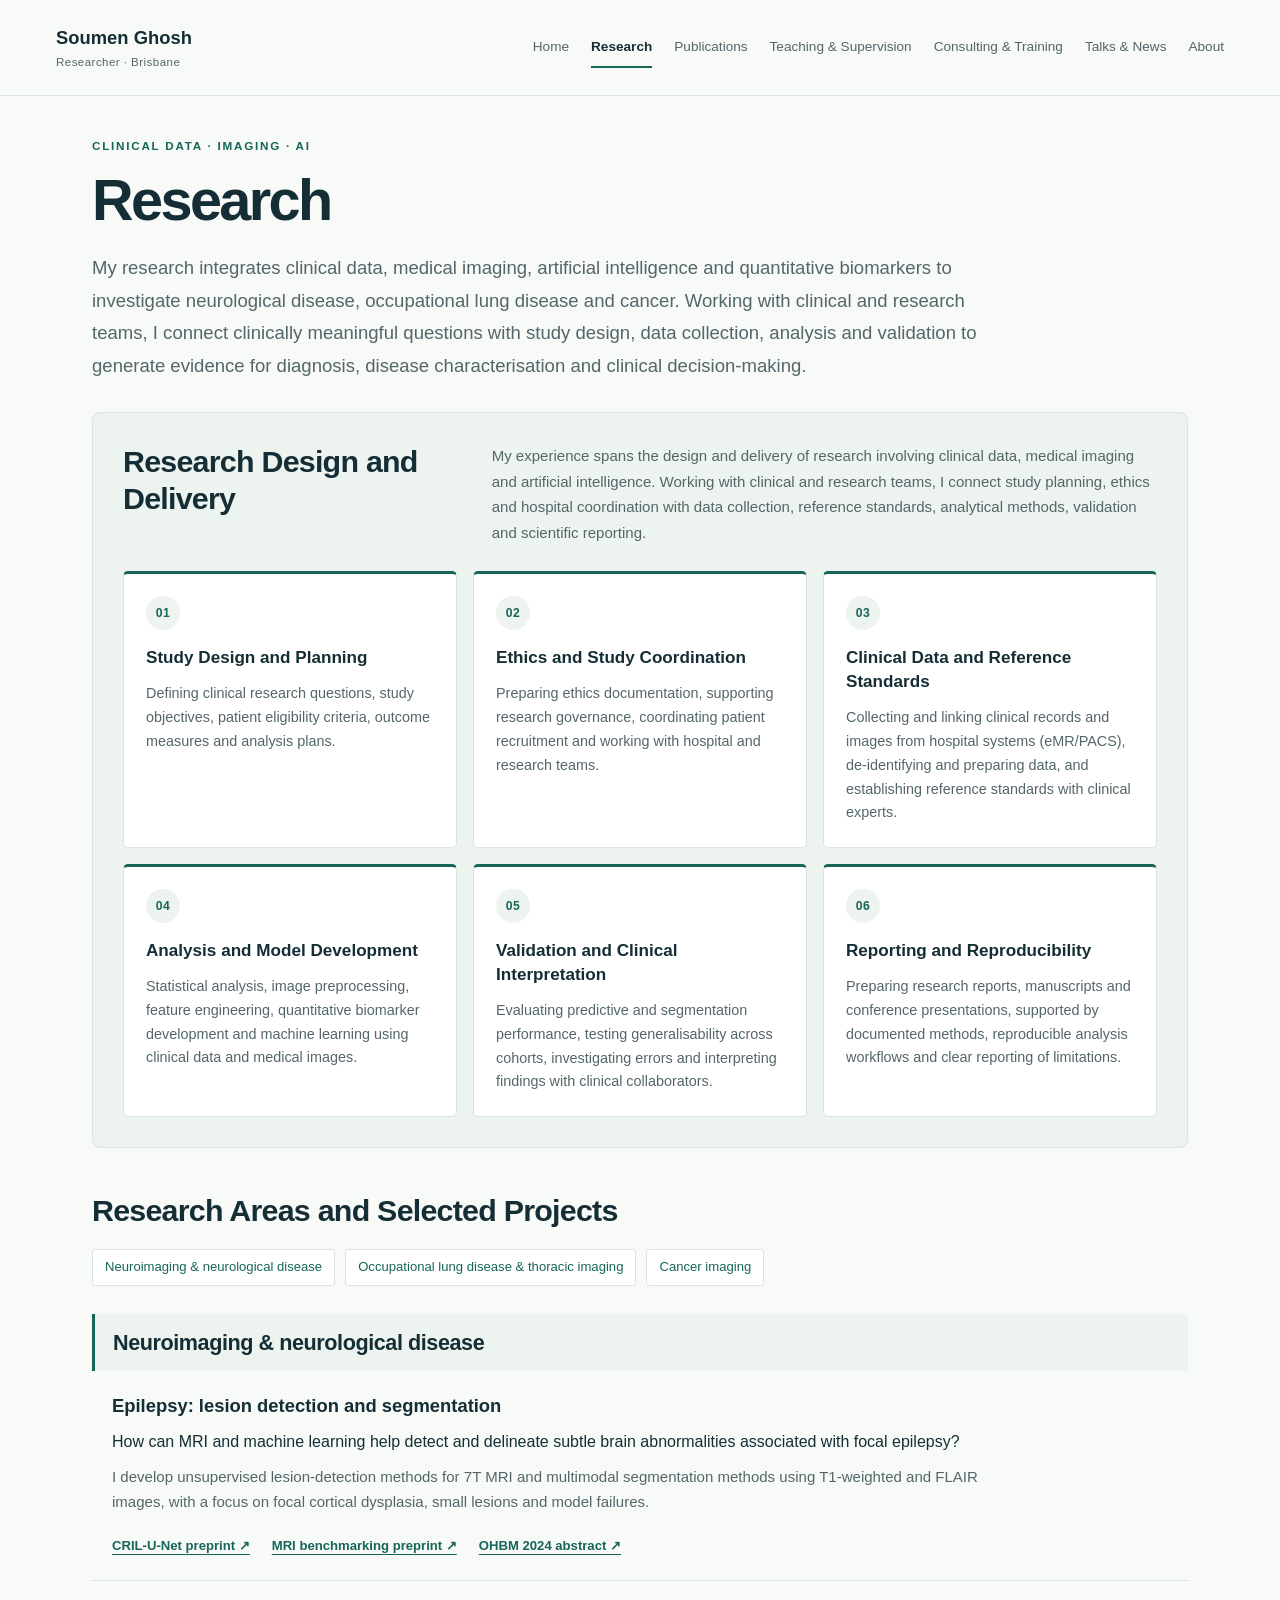
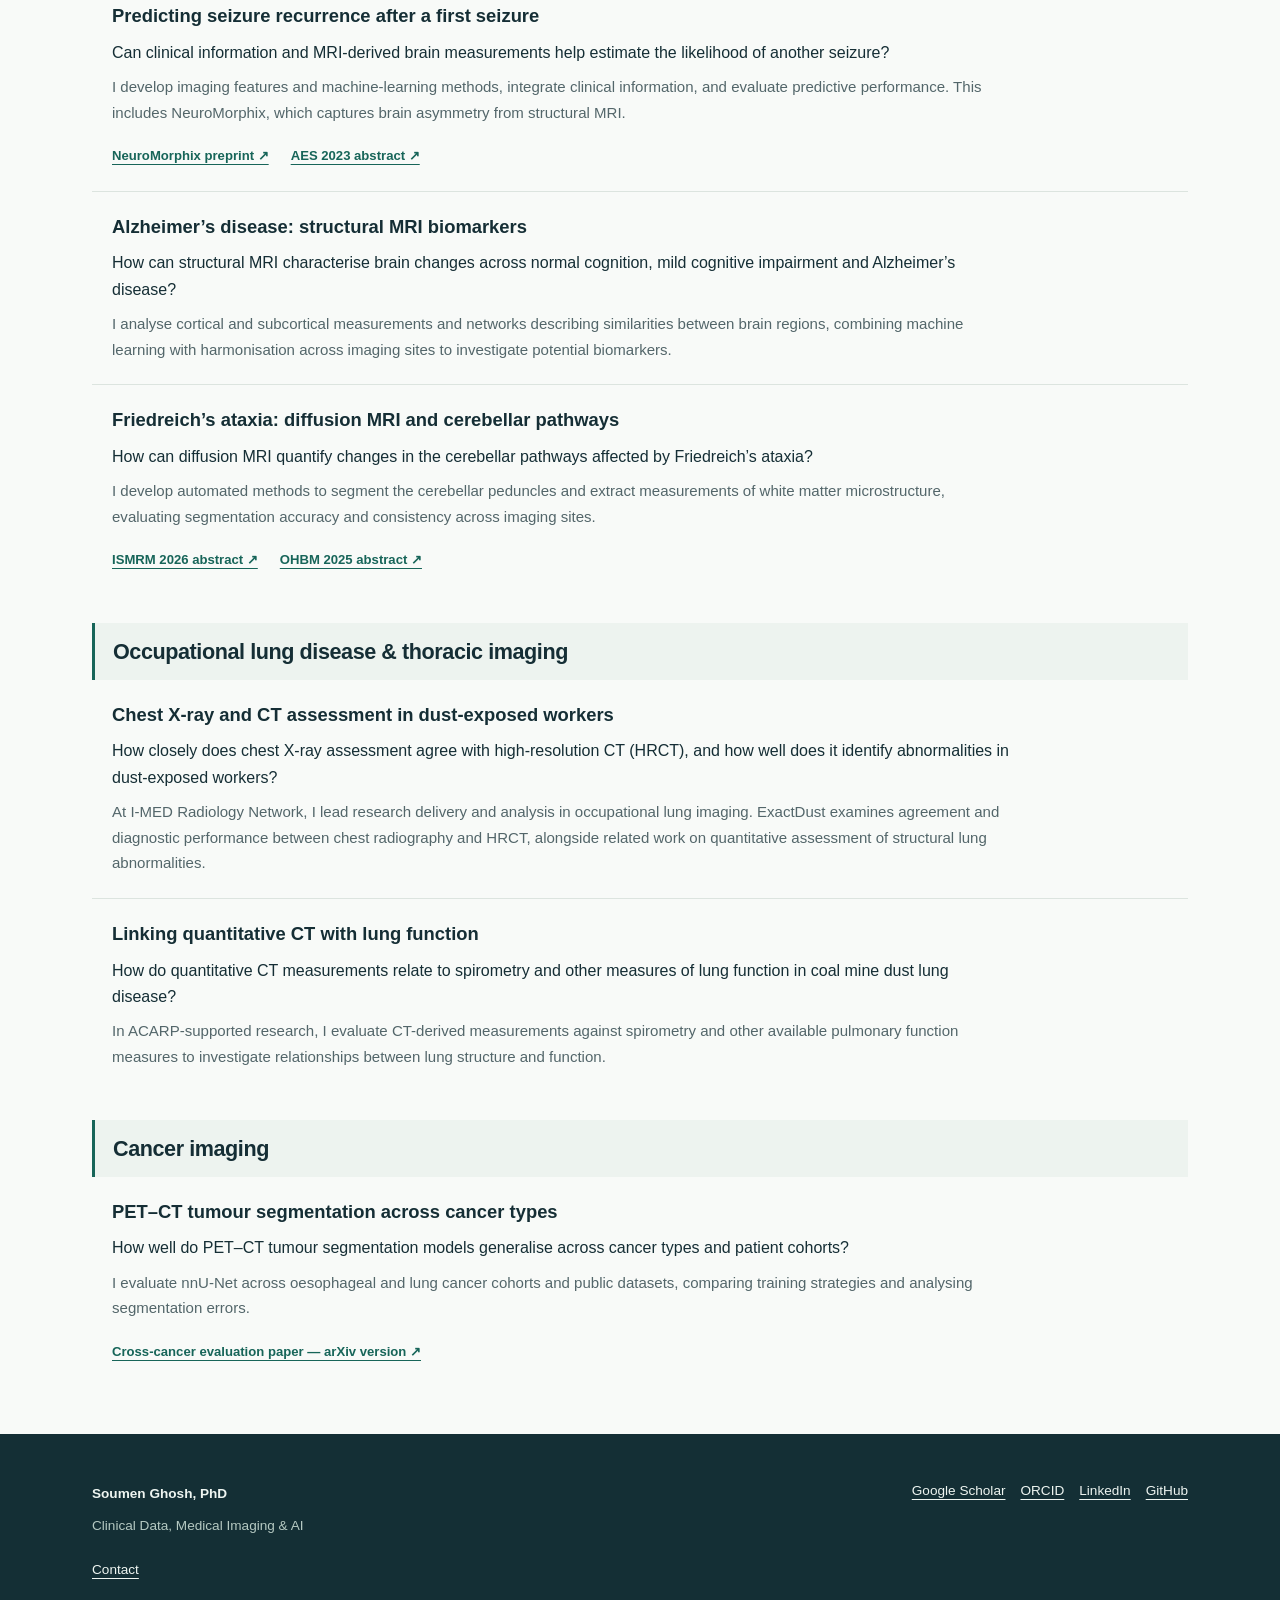
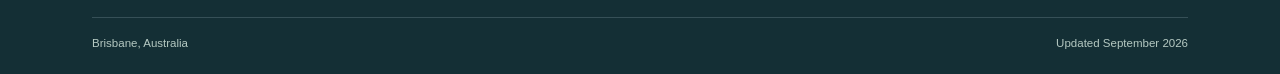
<file: research.html>
<!doctype html><html lang="en"><head><meta charset="utf-8"><meta name="viewport" content="width=device-width,initial-scale=1"><title>Research | Soumen Ghosh</title><meta name="description" content="Clinical data, medical imaging and AI research: study design, data collection, method development, validation and publication."><meta name="theme-color" content="#123c43"><meta property="og:title" content="Research | Soumen Ghosh"><meta property="og:description" content="Clinical data, medical imaging and AI research: study design, data collection, method development, validation and publication."><meta property="og:type" content="website"><link rel="icon" href="assets/favicon.svg" type="image/svg+xml"><link rel="stylesheet" href="assets/site.css?v=dc66a74193d7"><script src="assets/site.js?v=eca9dac3d146" defer></script></head><body><a class="skip" href="#main">Skip to content</a><header class="site-header"><div class="nav-wrap"><a class="wordmark" href="index.html">Soumen Ghosh<span>Researcher · Brisbane</span></a><button class="menu-toggle" aria-expanded="false" aria-controls="navigation">Menu <span aria-hidden="true">☰</span></button><nav id="navigation" aria-label="Main navigation"><a href="index.html">Home</a><a href="research.html" aria-current="page">Research</a><a href="publications.html">Publications</a><a href="teaching.html">Teaching &amp; Supervision</a><a href="consulting.html">Consulting &amp; Training</a><a href="news.html">Talks &amp; News</a><a href="about.html">About</a></nav></div></header><main id="main"><div class="research-page"><div class="page-heading"><p class="eyebrow">Clinical data · Imaging · AI</p><h1>Research</h1><p class="lede">My research integrates clinical data, medical imaging, artificial intelligence and quantitative biomarkers to investigate neurological disease, occupational lung disease and cancer. Working with clinical and research teams, I connect clinically meaningful questions with study design, data collection, analysis and validation to generate evidence for diagnosis, disease characterisation and clinical decision-making.</p></div><section class="research-delivery" aria-labelledby="delivery-title"><div class="delivery-heading"><h2 id="delivery-title">Research Design and Delivery</h2><p class="delivery-intro">My experience spans the design and delivery of research involving clinical data, medical imaging and artificial intelligence. Working with clinical and research teams, I connect study planning, ethics and hospital coordination with data collection, reference standards, analytical methods, validation and scientific reporting.</p></div><div class="research-capabilities"><article class="research-capability"><span class="capability-number" aria-hidden="true">01</span><h3>Study Design and Planning</h3><p>Defining clinical research questions, study objectives, patient eligibility criteria, outcome measures and analysis plans.</p></article><article class="research-capability"><span class="capability-number" aria-hidden="true">02</span><h3>Ethics and Study Coordination</h3><p>Preparing ethics documentation, supporting research governance, coordinating patient recruitment and working with hospital and research teams.</p></article><article class="research-capability"><span class="capability-number" aria-hidden="true">03</span><h3>Clinical Data and Reference Standards</h3><p>Collecting and linking clinical records and images from hospital systems (eMR/PACS), de-identifying and preparing data, and establishing reference standards with clinical experts.</p></article><article class="research-capability"><span class="capability-number" aria-hidden="true">04</span><h3>Analysis and Model Development</h3><p>Statistical analysis, image preprocessing, feature engineering, quantitative biomarker development and machine learning using clinical data and medical images.</p></article><article class="research-capability"><span class="capability-number" aria-hidden="true">05</span><h3>Validation and Clinical Interpretation</h3><p>Evaluating predictive and segmentation performance, testing generalisability across cohorts, investigating errors and interpreting findings with clinical collaborators.</p></article><article class="research-capability"><span class="capability-number" aria-hidden="true">06</span><h3>Reporting and Reproducibility</h3><p>Preparing research reports, manuscripts and conference presentations, supported by documented methods, reproducible analysis workflows and clear reporting of limitations.</p></article></div></section><section class="research-projects" aria-labelledby="projects-title"><h2 id="projects-title">Research Areas and Selected Projects</h2><div class="research-area-links" aria-label="Research areas"><a href="#theme-1">Neuroimaging &amp; neurological disease</a><a href="#theme-2">Occupational lung disease &amp; thoracic imaging</a><a href="#theme-3">Cancer imaging</a></div><section class="research-area" aria-labelledby="theme-1"><h3 id="theme-1">Neuroimaging &amp; neurological disease</h3><article class="research-project"><h4>Epilepsy: lesion detection and segmentation</h4><div><p class="project-question">How can MRI and machine learning help detect and delineate subtle brain abnormalities associated with focal epilepsy?</p><p class="project-contribution">I develop unsupervised lesion-detection methods for 7T MRI and multimodal segmentation methods using T1-weighted and FLAIR images, with a focus on focal cortical dysplasia, small lesions and model failures.</p><ul class="project-outputs" aria-label="Related research outputs"><li><a class="" href="https://arxiv.org/abs/2608.03185">CRIL-U-Net preprint ↗</a></li><li><a class="" href="https://arxiv.org/abs/2607.15605">MRI benchmarking preprint ↗</a></li><li><a class="" href="publications.html#lesion-detection-ohbm-2024">OHBM 2024 abstract ↗</a></li></ul></div></article><article class="research-project"><h4>Predicting seizure recurrence after a first seizure</h4><div><p class="project-question">Can clinical information and MRI-derived brain measurements help estimate the likelihood of another seizure?</p><p class="project-contribution">I develop imaging features and machine-learning methods, integrate clinical information, and evaluate predictive performance. This includes NeuroMorphix, which captures brain asymmetry from structural MRI.</p><ul class="project-outputs" aria-label="Related research outputs"><li><a class="" href="https://arxiv.org/abs/2404.10290">NeuroMorphix preprint ↗</a></li><li><a class="" href="https://aesnet.org/abstractslisting/seizure-recurrence-prediction-from-mri-and-clinical-information-using-novel-brain-features-for-machine-learning">AES 2023 abstract ↗</a></li></ul></div></article><article class="research-project"><h4>Alzheimer’s disease: structural MRI biomarkers</h4><div><p class="project-question">How can structural MRI characterise brain changes across normal cognition, mild cognitive impairment and Alzheimer’s disease?</p><p class="project-contribution">I analyse cortical and subcortical measurements and networks describing similarities between brain regions, combining machine learning with harmonisation across imaging sites to investigate potential biomarkers.</p></div></article><article class="research-project"><h4>Friedreich’s ataxia: diffusion MRI and cerebellar pathways</h4><div><p class="project-question">How can diffusion MRI quantify changes in the cerebellar pathways affected by Friedreich’s ataxia?</p><p class="project-contribution">I develop automated methods to segment the cerebellar peduncles and extract measurements of white matter microstructure, evaluating segmentation accuracy and consistency across imaging sites.</p><ul class="project-outputs" aria-label="Related research outputs"><li><a class="" href="publications.html#cerebellar-peduncles-ismrm-2026">ISMRM 2026 abstract ↗</a></li><li><a class="" href="publications.html#cerebellar-peduncles-ohbm-2025">OHBM 2025 abstract ↗</a></li></ul></div></article></section><section class="research-area" aria-labelledby="theme-2"><h3 id="theme-2">Occupational lung disease &amp; thoracic imaging</h3><article class="research-project"><h4>Chest X-ray and CT assessment in dust-exposed workers</h4><div><p class="project-question">How closely does chest X-ray assessment agree with high-resolution CT (HRCT), and how well does it identify abnormalities in dust-exposed workers?</p><p class="project-contribution">At I-MED Radiology Network, I lead research delivery and analysis in occupational lung imaging. ExactDust examines agreement and diagnostic performance between chest radiography and HRCT, alongside related work on quantitative assessment of structural lung abnormalities.</p></div></article><article class="research-project"><h4>Linking quantitative CT with lung function</h4><div><p class="project-question">How do quantitative CT measurements relate to spirometry and other measures of lung function in coal mine dust lung disease?</p><p class="project-contribution">In ACARP-supported research, I evaluate CT-derived measurements against spirometry and other available pulmonary function measures to investigate relationships between lung structure and function.</p></div></article></section><section class="research-area" aria-labelledby="theme-3"><h3 id="theme-3">Cancer imaging</h3><article class="research-project"><h4>PET–CT tumour segmentation across cancer types</h4><div><p class="project-question">How well do PET–CT tumour segmentation models generalise across cancer types and patient cohorts?</p><p class="project-contribution">I evaluate nnU-Net across oesophageal and lung cancer cohorts and public datasets, comparing training strategies and analysing segmentation errors.</p><ul class="project-outputs" aria-label="Related research outputs"><li><a class="" href="https://arxiv.org/abs/2508.18612">Cross-cancer evaluation paper — arXiv version ↗</a></li></ul></div></article></section></section></div></main><footer><div class="footer-inner"><div><a class="wordmark" href="index.html">Soumen Ghosh, PhD</a><p>Clinical Data, Medical Imaging &amp; AI</p><a href="about.html#contact">Contact</a></div><div class="footer-links"><a class="" href="https://scholar.google.co.in/citations?user=yuB4f7IAAAAJ&amp;hl=en">Google Scholar</a><a class="" href="https://orcid.org/0000-0002-8360-5309">ORCID</a><a class="" href="https://www.linkedin.com/in/soumen-ghosh-aaa58ba4/">LinkedIn</a><a class="" href="https://github.com/soumenca">GitHub</a></div></div><div class="footer-bottom">Brisbane, Australia<span>Updated September 2026</span></div></footer></body></html>
</file>
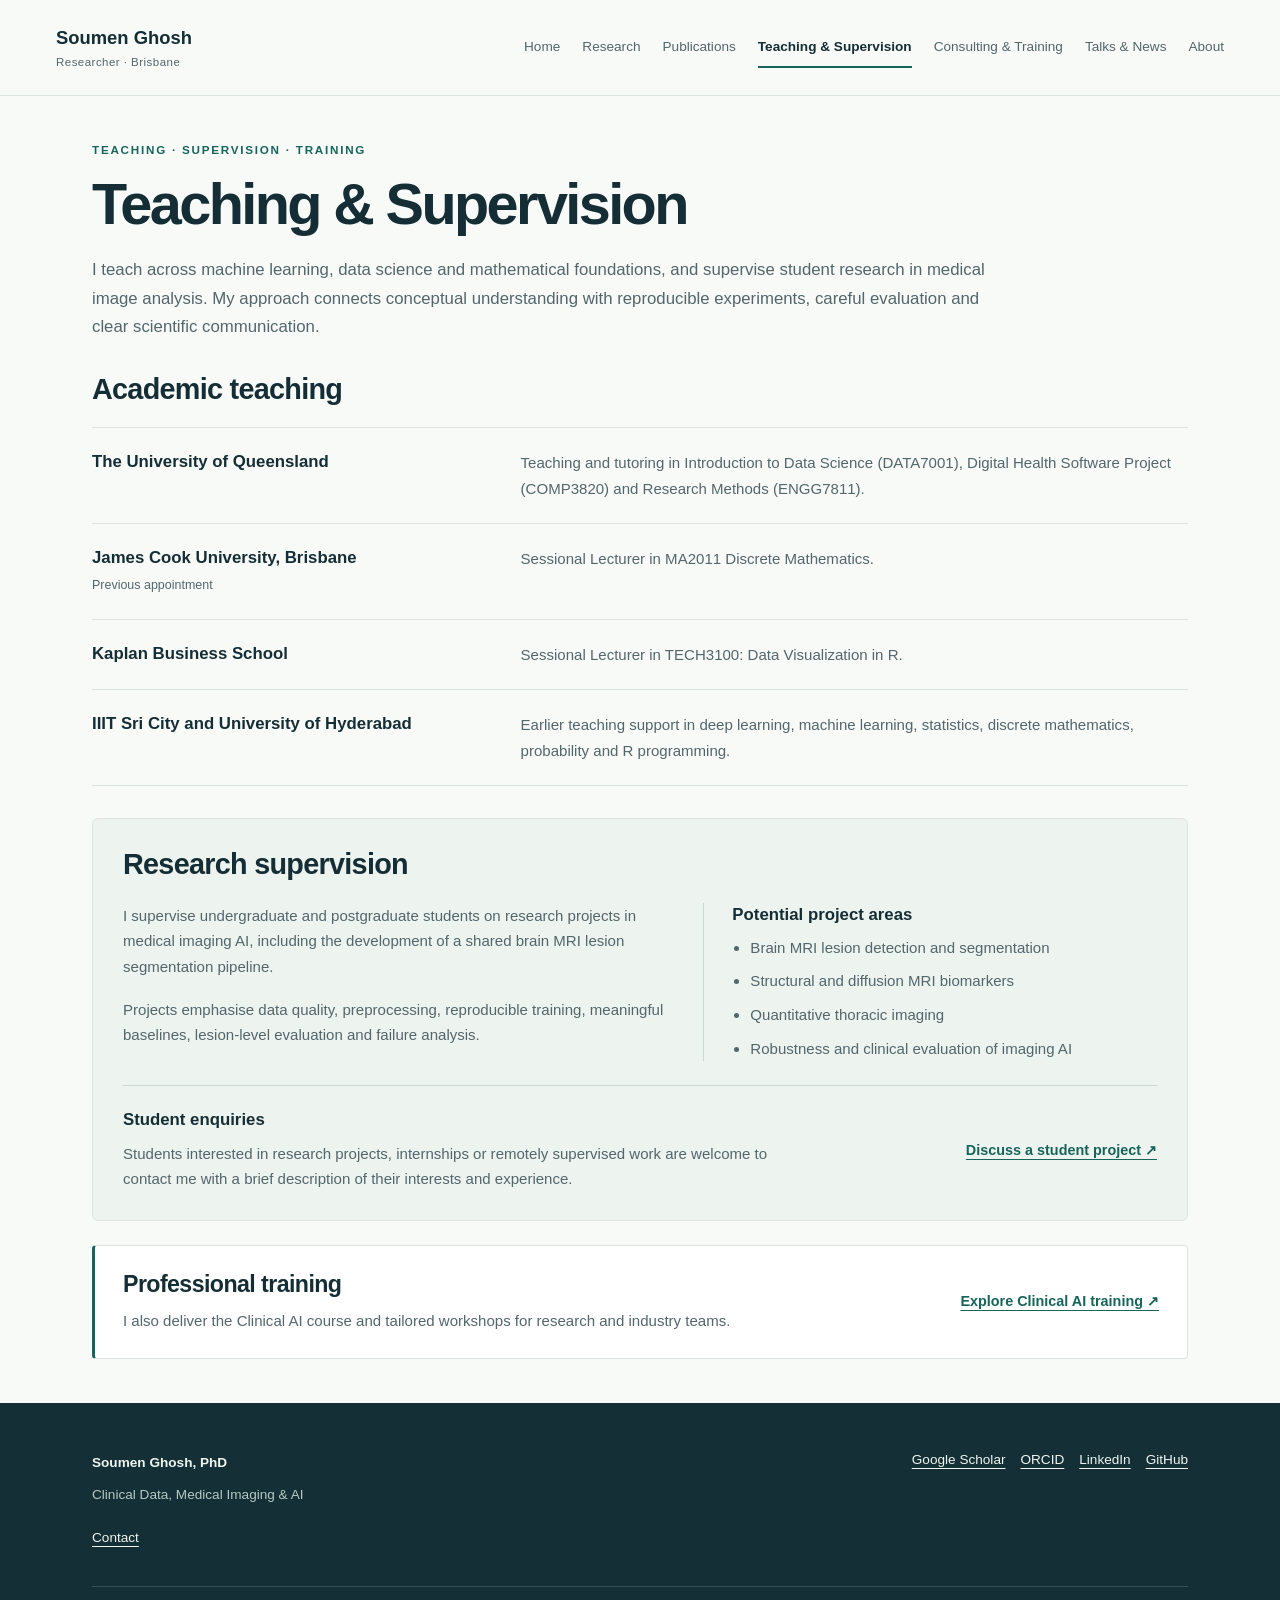
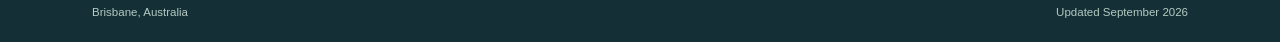
<file: teaching.html>
<!doctype html><html lang="en"><head><meta charset="utf-8"><meta name="viewport" content="width=device-width,initial-scale=1"><title>Teaching &amp; Supervision | Soumen Ghosh</title><meta name="description" content="Teaching experience, undergraduate and postgraduate research supervision, and professional Clinical AI training."><meta name="theme-color" content="#123c43"><meta property="og:title" content="Teaching &amp; Supervision | Soumen Ghosh"><meta property="og:description" content="Teaching experience, undergraduate and postgraduate research supervision, and professional Clinical AI training."><meta property="og:type" content="website"><link rel="icon" href="assets/favicon.svg" type="image/svg+xml"><link rel="stylesheet" href="assets/site.css?v=dc66a74193d7"><script src="assets/site.js?v=eca9dac3d146" defer></script></head><body><a class="skip" href="#main">Skip to content</a><header class="site-header"><div class="nav-wrap"><a class="wordmark" href="index.html">Soumen Ghosh<span>Researcher · Brisbane</span></a><button class="menu-toggle" aria-expanded="false" aria-controls="navigation">Menu <span aria-hidden="true">☰</span></button><nav id="navigation" aria-label="Main navigation"><a href="index.html">Home</a><a href="research.html">Research</a><a href="publications.html">Publications</a><a href="teaching.html" aria-current="page">Teaching &amp; Supervision</a><a href="consulting.html">Consulting &amp; Training</a><a href="news.html">Talks &amp; News</a><a href="about.html">About</a></nav></div></header><main id="main"><div class="teaching-page">
<div class="page-heading"><p class="eyebrow">Teaching · Supervision · Training</p><h1>Teaching &amp; Supervision</h1><p class="lede">I teach across machine learning, data science and mathematical foundations, and supervise student research in medical image analysis. My approach connects conceptual understanding with reproducible experiments, careful evaluation and clear scientific communication.</p></div>
<section class="academic-teaching" aria-labelledby="academic-teaching-title"><h2 id="academic-teaching-title">Academic teaching</h2><div class="teaching-appointments"><article class="teaching-appointment"><div><h3>The University of Queensland</h3></div><p>Teaching and tutoring in Introduction to Data Science (DATA7001), Digital Health Software Project (COMP3820) and Research Methods (ENGG7811).</p></article><article class="teaching-appointment"><div><h3>James Cook University, Brisbane</h3><p class="teaching-appointment-note">Previous appointment</p></div><p>Sessional Lecturer in MA2011 Discrete Mathematics.</p></article><article class="teaching-appointment"><div><h3>Kaplan Business School</h3></div><p>Sessional Lecturer in TECH3100: Data Visualization in R.</p></article><article class="teaching-appointment"><div><h3>IIIT Sri City and University of Hyderabad</h3></div><p>Earlier teaching support in deep learning, machine learning, statistics, discrete mathematics, probability and R programming.</p></article></div></section>
<section class="supervision-panel" aria-labelledby="supervision-title"><h2 id="supervision-title">Research supervision</h2><div class="supervision-grid"><div class="supervision-description"><p>I supervise undergraduate and postgraduate students on research projects in medical imaging AI, including the development of a shared brain MRI lesion segmentation pipeline.</p>
<p>Projects emphasise data quality, preprocessing, reproducible training, meaningful baselines, lesion-level evaluation and failure analysis.</p>
</div><div class="supervision-projects"><h3>Potential project areas</h3><ul><li>Brain MRI lesion detection and segmentation</li><li>Structural and diffusion MRI biomarkers</li><li>Quantitative thoracic imaging</li><li>Robustness and clinical evaluation of imaging AI</li></ul></div></div><div class="student-enquiry"><div><h3>Student enquiries</h3><p>Students interested in research projects, internships or remotely supervised work are welcome to contact me with a brief description of their interests and experience.</p></div><a class="text-link" href="about.html#contact">Discuss a student project ↗</a></div></section>
<section class="teaching-training" aria-labelledby="training-title"><div><h2 id="training-title">Professional training</h2><p>I also deliver the Clinical AI course and tailored workshops for research and industry teams.</p></div><a class="text-link" href="consulting.html#course-title">Explore Clinical AI training ↗</a></section>
</div></main><footer><div class="footer-inner"><div><a class="wordmark" href="index.html">Soumen Ghosh, PhD</a><p>Clinical Data, Medical Imaging &amp; AI</p><a href="about.html#contact">Contact</a></div><div class="footer-links"><a class="" href="https://scholar.google.co.in/citations?user=yuB4f7IAAAAJ&amp;hl=en">Google Scholar</a><a class="" href="https://orcid.org/0000-0002-8360-5309">ORCID</a><a class="" href="https://www.linkedin.com/in/soumen-ghosh-aaa58ba4/">LinkedIn</a><a class="" href="https://github.com/soumenca">GitHub</a></div></div><div class="footer-bottom">Brisbane, Australia<span>Updated September 2026</span></div></footer></body></html>
</file>
<file: assets/site.css>
:root{--ink:#152e35;--muted:#53666a;--teal:#176559;--paper:#f8faf8;--line:#dce4df;--tint:#edf3ef}*{box-sizing:border-box}html{scroll-behavior:smooth;scroll-padding-top:115px}body{margin:0;font:16px/1.7 -apple-system,BlinkMacSystemFont,"Segoe UI",Arial,sans-serif;color:var(--ink);background:var(--paper)}a{color:var(--teal);text-underline-offset:4px}a:hover{color:#0a4039}button,input,select{font:inherit}h1,h2,h3,p{margin-top:0}h1{font-size:clamp(2.5rem,4.5vw,4.25rem);font-weight:650;letter-spacing:-.045em;line-height:1.12;margin-bottom:26px}h2{font-size:clamp(1.55rem,2.7vw,2.35rem);letter-spacing:-.025em;line-height:1.22;font-weight:600}h3{font-size:1.2rem;line-height:1.4;font-weight:600}p{margin-bottom:1.1rem}.skip{position:absolute;left:16px;top:-100px;background:white;padding:12px;z-index:20}.skip:focus{top:8px}:focus-visible{outline:3px solid #b56a22;outline-offset:5px}.site-header{background:rgba(248,250,248,.98);border-bottom:1px solid var(--line);position:sticky;top:0;z-index:10}.nav-wrap{max-width:1240px;margin:auto;padding:22px 36px;display:flex;align-items:center;justify-content:space-between;gap:24px}.wordmark{text-decoration:none;color:var(--ink);font-weight:650;font-size:1.15rem;white-space:nowrap}.wordmark span{display:block;font-size:.72rem;letter-spacing:.04em;font-weight:400;color:var(--muted)}nav{display:flex;gap:22px}nav a{font-size:.85rem;text-decoration:none;color:var(--muted);padding:8px 0}nav a[aria-current]{color:var(--ink);border-bottom:2px solid var(--teal);font-weight:650}.menu-toggle{display:none}main{max-width:1168px;margin:auto;padding:0 36px}.hero{display:grid;grid-template-columns:minmax(0,1fr) 240px;gap:70px;align-items:center;padding:85px 0 64px}.hero h1{font-size:clamp(2.5rem,4.1vw,3.75rem)}.hero h1 span{color:var(--teal)}.eyebrow{text-transform:uppercase;letter-spacing:.15em;font-size:.73rem;font-weight:650;color:var(--teal);margin-bottom:20px}.lede{font-size:1.16rem;line-height:1.75;color:var(--muted);max-width:760px}.profile img{display:block;width:240px;height:260px;object-fit:cover;border-radius:3px;background:var(--tint)}.profile p{font-size:.82rem;color:var(--muted);margin:14px 0 0}.profile a{font-size:.85rem}.button-row{display:flex;gap:12px;flex-wrap:wrap;margin-top:28px}.button{display:inline-flex;align-items:center;justify-content:center;padding:11px 20px;border-radius:3px;font-weight:600;font-size:.9rem;text-decoration:none;border:1px solid var(--teal);text-align:center}.primary{background:var(--teal);color:white}.primary:hover{color:white;background:#114d44}.secondary{background:transparent}.affiliations{display:grid;grid-template-columns:repeat(3,1fr);border-block:1px solid var(--line);padding:26px 0;gap:30px}.affiliations span{display:block;font-size:.77rem;color:var(--muted);margin-bottom:4px}.affiliations strong{font-size:.92rem;font-weight:600}.section{padding:70px 0;border-bottom:1px solid var(--line)}.section-top h2{max-width:600px;margin-bottom:35px}.theme-grid{display:grid;grid-template-columns:repeat(3,1fr);gap:22px}.theme-card{display:flex;flex-direction:column;text-decoration:none;color:var(--ink);padding:25px;background:white;border:1px solid var(--line);border-top:3px solid var(--teal);transition:transform .15s}.theme-card:hover{transform:translateY(-3px)}.number{font-size:.8rem;color:var(--teal);margin-bottom:25px}.theme-card p{font-size:.92rem;color:var(--muted)}.card-link{margin-top:auto;font-size:.82rem;color:var(--teal);padding-top:15px;display:flex;justify-content:space-between}.split{display:grid;grid-template-columns:1fr 1.25fr;gap:80px}.text-link{font-size:.9rem;font-weight:600}.news-list article{border-bottom:1px solid var(--line);padding:0 0 23px;margin-bottom:24px}.news-list article:last-child{border:0;margin:0}.news-list time,.pub-type{font-size:.73rem;color:var(--teal);letter-spacing:.04em}.news-list h3{margin:7px 0 10px}.news-list p{font-size:.93rem;color:var(--muted)}.collaboration{margin:60px 0 80px;background:var(--tint);padding:45px}.collaboration p:not(.eyebrow){max-width:730px;color:var(--muted)}footer{background:#142f35;color:#d8e2df;padding:45px 36px 20px}footer a,footer .wordmark{color:#eef5f1}footer a:hover{color:white}.footer-inner,.footer-bottom{max-width:1096px;margin:auto;display:flex;justify-content:space-between;gap:30px}.footer-inner p{font-size:.85rem;margin-top:8px;color:#b5c9c2}.footer-inner a{font-size:.85rem}.footer-links{display:flex;gap:15px;flex-wrap:wrap;align-content:start;max-width:430px}.footer-bottom{margin-top:35px;padding-top:16px;border-top:1px solid #365057;font-size:.72rem;color:#b5c9c2}.page-heading{padding:44px 0 32px;max-width:900px}.page-heading .eyebrow{margin-bottom:12px}.page-heading h1{margin-bottom:20px}.page-heading .lede{margin-bottom:0}.reading-layout{display:grid;grid-template-columns:220px 1fr;gap:60px;padding-bottom:75px}.section-nav{display:flex;flex-direction:column;gap:20px;border-top:1px solid var(--line);padding-top:24px;align-self:start}.section-nav a{font-size:.9rem}.prose{max-width:780px}.prose h2{font-size:1.7rem;margin-top:45px;margin-bottom:20px}.prose h2:first-child{margin-top:0}.prose h3{margin-top:28px}.prose p{color:var(--muted)}.prose strong{color:var(--ink);font-weight:600}.prose ul{padding-left:22px}.standalone{padding-bottom:80px}.news-prose p{padding:17px 0 23px;border-bottom:1px solid var(--line)}.news-prose p strong{display:inline-block;margin-bottom:7px}.filters{display:grid;grid-template-columns:1.6fr 1fr;gap:20px;background:var(--tint);padding:22px;margin-bottom:20px}.filters label{font-size:.8rem;font-weight:600}.filters input,.filters select{display:block;width:100%;padding:11px 12px;margin-top:7px;border:1px solid #9cafaa;border-radius:2px;background:white;color:var(--ink)}#result-count{font-size:.8rem;color:var(--muted)}.publications{padding-bottom:65px}.publication{padding:25px 0;border-bottom:1px solid var(--line)}.publication h2{font-size:1.15rem;line-height:1.5;max-width:950px;margin-bottom:10px;letter-spacing:-.005em}.publication p{font-size:.92rem;margin:5px 0;color:var(--muted)}.publication .pub-type{color:var(--teal);font-size:.73rem;margin-bottom:12px}.publication .text-link{display:inline-block;margin-top:8px}[hidden]{display:none!important}@media(max-width:1000px){nav{gap:13px}nav a{font-size:.77rem}.hero{gap:35px}.nav-wrap{padding-inline:24px}}@media(max-width:800px){.nav-wrap{flex-wrap:wrap;padding:16px 22px}.menu-toggle{display:block;border:1px solid var(--line);background:transparent;color:var(--ink);padding:7px 11px;font-size:.85rem;border-radius:3px}nav{display:none;width:100%;flex-direction:column;gap:3px;padding-bottom:10px}nav.open{display:flex}nav a{font-size:.95rem;padding:9px}nav a[aria-current]{border:0;background:var(--tint)}main{padding-inline:24px}.hero{grid-template-columns:1fr 160px;gap:25px;padding:50px 0}.profile img{width:160px;height:180px}.hero h1{font-size:2.6rem}.theme-grid{grid-template-columns:1fr}.theme-card{padding:24px}.number{margin-bottom:12px}.split{gap:35px;grid-template-columns:1fr}.reading-layout{grid-template-columns:1fr;gap:35px}.section-nav{gap:12px}.affiliations{gap:15px}.footer-inner{flex-direction:column}.page-heading{padding-top:45px}}@media(max-width:550px){.hero{grid-template-columns:1fr;gap:30px}.hero h1{font-size:2.5rem}.profile{display:flex;align-items:center;gap:18px;flex-wrap:wrap}.profile img{width:86px;height:100px}.profile p{margin:0}.profile a{margin-left:auto}.affiliations{grid-template-columns:1fr;padding:22px 0;gap:19px}.section{padding:45px 0}.collaboration{padding:27px;margin:38px 0 50px}.filters{grid-template-columns:1fr;padding:18px}.footer-bottom{flex-direction:column;gap:5px}.lede{font-size:1.05rem}.button{padding:11px 16px}.page-heading h1{font-size:2.55rem}}@media(prefers-reduced-motion:reduce){html{scroll-behavior:auto}*{transition:none!important}}

@media(max-width:800px){nav{display:flex}.js nav{display:none}.js nav.open{display:flex}.menu-toggle{display:none}.js .menu-toggle{display:block}}

/* Compact homepage spacing while preserving comfortable reading and touch targets. */
.home .hero{gap:44px;padding:40px 0 32px}
.home .hero h1{margin-bottom:18px}
.home .eyebrow{margin-bottom:12px}
.home .hero .lede{line-height:1.6;margin-bottom:0}
.home .button-row{margin-top:20px}
.home .affiliations{padding:18px 0}
.home .section{padding:36px 0}
.home .section-top{display:flex;align-items:flex-end;justify-content:space-between;gap:20px;margin-bottom:22px}.home .section-top h2{max-width:none;margin-bottom:0}.home .section-top>.text-link{flex-shrink:0;margin-bottom:3px}
.home .theme-grid{gap:18px}
.home .theme-card{padding:20px}
.home .number{margin-bottom:12px}
.home .theme-card h3{margin-bottom:12px}
.home .theme-card p{margin-bottom:12px}
.home .card-link{padding-top:6px}
.home .split{grid-template-columns:1fr 1.7fr;gap:36px}
.home .news-list article{padding-bottom:16px;margin-bottom:16px}
.home .news-list article:last-child{padding-bottom:0;margin-bottom:0}
.home .news-list p:last-child{margin-bottom:0}
.home .collaboration{margin:32px 0 40px;padding:28px 32px}
.home .collaboration h2{margin-bottom:14px}
.home .collaboration p:not(.eyebrow){max-width:850px;margin-bottom:0}
@media(max-width:800px){.home .section-top{align-items:flex-start;flex-direction:column;gap:12px}.home .hero{gap:24px;padding:32px 0}.home .split{grid-template-columns:1fr;gap:20px}.home .section{padding:30px 0}}
@media(max-width:550px){.home .hero{gap:22px;padding:28px 0}.home .hero h1{font-size:2.2rem}.home .affiliations{gap:14px}.home .collaboration{padding:24px;margin:26px 0 32px}}

.home .profile img{object-position:center 20%}

@media(max-width:1100px){.nav-wrap{flex-wrap:wrap;padding:16px 22px}.menu-toggle{display:none;border:1px solid var(--line);background:transparent;color:var(--ink);padding:7px 11px;font-size:.85rem;border-radius:3px}.js .menu-toggle{display:block}nav{display:flex;width:100%;flex-direction:column;gap:3px;padding-bottom:10px}.js nav{display:none}.js nav.open{display:flex}nav a{font-size:.95rem;padding:9px}nav a[aria-current]{border:0;background:var(--tint)}}

/* Research capabilities and project areas. */
.research-page .page-heading{padding:40px 0 30px;max-width:920px}
.research-page .page-heading .lede{max-width:900px;margin-bottom:0}
.research-delivery{padding:30px;background:var(--tint);border:1px solid var(--line);border-radius:8px;margin-bottom:8px}
.delivery-heading{display:grid;grid-template-columns:minmax(0,1fr) minmax(0,2fr);gap:36px;align-items:start;margin-bottom:26px}
.research-delivery h2,.research-projects>h2{font-size:1.9rem;margin-bottom:16px}
.delivery-heading h2{max-width:300px;line-height:1.2;margin:0}
.delivery-intro{color:var(--muted);font-size:.94rem;line-height:1.7;margin:0}
.research-capabilities{display:grid;grid-template-columns:repeat(3,minmax(0,1fr));gap:16px}
.research-capability{background:white;border:1px solid var(--line);border-top:3px solid var(--teal);border-radius:5px;padding:22px}
.capability-number{display:flex;align-items:center;justify-content:center;width:34px;height:34px;border-radius:50%;background:var(--tint);color:var(--teal);font-size:.76rem;font-weight:650;letter-spacing:.04em;margin-bottom:16px}
.research-capability h3{font-size:1.07rem;line-height:1.4;margin:0 0 12px}
.research-capability p{font-size:.9rem;line-height:1.65;color:var(--muted);margin:0}
.research-projects{padding:36px 0 48px}
.research-projects>h2{margin-bottom:20px}
.research-area-links{display:flex;flex-wrap:wrap;gap:10px}
.research-area-links a{font-size:.82rem;padding:6px 12px;border:1px solid var(--line);border-radius:3px;background:white;text-decoration:none}
.research-area-links a:hover{border-color:var(--teal);background:var(--tint)}
.research-area{padding-top:28px}
.research-area>h3{font-size:1.35rem;line-height:1.35;letter-spacing:-.02em;color:var(--ink);margin:0;background:var(--tint);border-left:3px solid var(--teal);padding:14px 18px}
.research-project{padding:22px 20px;border-bottom:1px solid var(--line)}
.research-project:last-child{border-bottom:0}
.research-project h4{font-size:1.15rem;line-height:1.45;font-weight:600;margin:0 0 10px;max-width:900px}
.research-project>div{max-width:900px}
.project-question{font-size:1rem;line-height:1.65;margin-bottom:8px}
.project-contribution{font-size:.94rem;line-height:1.7;color:var(--muted);margin-bottom:0}
.project-outputs{display:flex;flex-wrap:wrap;gap:8px 22px;list-style:none;padding:0;margin:16px 0 0}
.project-outputs a{font-size:.82rem;font-weight:600}
@media(max-width:600px){.research-project{padding:20px 4px}.research-area>h3{font-size:1.2rem;padding:12px 14px}.research-area-links a{font-size:.8rem}}
@media(max-width:900px){.delivery-heading{grid-template-columns:1fr;gap:16px}.delivery-heading h2{max-width:none}.research-capabilities{grid-template-columns:repeat(2,minmax(0,1fr))}}
@media(max-width:600px){.research-page .page-heading{padding:30px 0 24px}.research-delivery{padding:20px 16px}.research-capabilities{grid-template-columns:1fr;gap:14px}.research-capability{padding:20px}.capability-number{margin-bottom:12px}.research-delivery h2,.research-projects>h2{font-size:1.65rem}}

/* Client-focused consulting page. */
.consulting-hero{display:grid;grid-template-columns:minmax(0,1fr) 244px;align-items:center;gap:64px;padding:44px 0 36px;border-bottom:1px solid var(--line)}
.consulting-hero h1{text-wrap:balance;font-size:clamp(2.35rem,4vw,3.65rem);max-width:740px;margin-bottom:20px}
.consulting-page .eyebrow{margin-bottom:12px}
.consulting-hero .lede{font-size:1.08rem;line-height:1.65;margin-bottom:0}
.consulting-hero .button-row{align-items:center;gap:22px;margin-top:24px}
.hero-note{font-size:.78rem;color:var(--muted);margin:16px 0 0}
.consultant-profile{background:white;border:1px solid var(--line);border-radius:6px;overflow:hidden}
.consultant-profile img{display:block;width:100%;height:208px;object-fit:cover;object-position:center 14%}
.consultant-profile>div{padding:16px 18px}
.consultant-profile strong{font-size:1rem}
.consultant-profile p{font-size:.8rem;line-height:1.5;color:var(--muted);margin:6px 0 10px}
.consultant-profile a{font-size:.8rem}
.consulting-services{padding-top:32px}
.consulting-section-heading h2{font-size:1.9rem;margin-bottom:12px}
.consulting-section-heading>p:last-child{color:var(--muted);max-width:760px;margin-bottom:24px}
.service-grid{display:grid;grid-template-columns:repeat(3,minmax(0,1fr));gap:18px}
.service-card{display:flex;flex-direction:column;background:white;border:1px solid var(--line);border-top:3px solid var(--teal);border-radius:4px;padding:22px}
.service-card h3{font-size:1.3rem;letter-spacing:-.02em;line-height:1.3;margin-bottom:14px}
.service-card p,.service-card li{font-size:.9rem;line-height:1.6;color:var(--muted)}
.service-card .service-audience{font-size:.73rem;color:var(--teal);font-weight:600;margin-bottom:10px}
.service-card ul{padding-left:18px;margin:0 0 20px}
.service-card li+li{margin-top:8px}
.service-deliverable{margin-top:auto;border-top:1px solid var(--line);padding-top:16px}
.service-deliverable h4{font-size:.78rem;margin:0 0 8px}
.service-deliverable p{margin-bottom:20px}
.service-cta{font-size:.84rem;align-self:start}
.engagement-process{padding:34px 0;border-bottom:1px solid var(--line)}
.engagement-process h2{font-size:1.65rem;margin-bottom:22px}
.engagement-process ol{display:grid;grid-template-columns:repeat(3,minmax(0,1fr));gap:28px;list-style:none;margin:0;padding:0}
.engagement-process li{display:flex;gap:12px}
.step-number{color:var(--teal);font-size:.8rem;font-weight:650;padding-top:3px}
.engagement-process h3{font-size:1rem;margin-bottom:8px}
.engagement-process p{color:var(--muted);font-size:.88rem;line-height:1.6;margin-bottom:0}
.course-panel{margin-top:32px;padding:26px 30px;background:var(--tint);border:1px solid var(--line);border-radius:6px;display:grid;grid-template-columns:minmax(0,1fr) auto;gap:32px;align-items:center}
.status-label{display:inline-block;font-size:.72rem;font-weight:600;border:1px solid #bed8cc;border-radius:3px;background:#e8f3ed;padding:3px 9px;color:#176559;margin-bottom:12px}
.course-panel h2{font-size:1.65rem;margin-bottom:12px}
.course-panel p:not(.status-label){font-size:.94rem;color:var(--muted);max-width:720px}
.course-panel p:last-child{margin-bottom:0}
.consulting-contact{display:grid;grid-template-columns:minmax(0,1fr) auto;gap:36px;align-items:center;margin:32px 0 40px;padding:30px;background:#142f35;border-radius:6px;color:white}
.consulting-contact h2{font-size:1.8rem;margin-bottom:14px}
.consulting-contact .eyebrow{color:#add6c4}
.consulting-contact p{color:#d8e2df;font-size:.94rem;max-width:620px}
.consulting-contact>div>p:last-child{margin-bottom:0}
.consulting-contact .button{background:#d6eddf;border-color:#d6eddf;color:#123c33}
.consulting-contact .button:hover{background:white;border-color:white}
.consulting-contact a:not(.button){color:#edf5f0}
.consulting-contact .email-note{font-size:.72rem;color:#b5c9c2;margin:12px 0 0}
@media(max-width:1000px){.consulting-hero{gap:32px;grid-template-columns:minmax(0,1fr) 220px}.service-grid{grid-template-columns:1fr}.service-card{display:grid;grid-template-columns:minmax(0,1fr) minmax(0,1fr);column-gap:28px}.service-card .service-audience,.service-card h3,.service-card>p,.service-card>ul{grid-column:1}.service-deliverable{grid-column:2;grid-row:2/5;border-top:0;border-left:1px solid var(--line);padding:0 0 0 24px;margin:0}.service-cta{grid-column:2;padding-left:24px}.course-panel,.consulting-contact{grid-template-columns:1fr;gap:20px}}
@media(max-width:650px){.consulting-hero{grid-template-columns:1fr;gap:24px;padding:30px 0}.consulting-hero h1{text-wrap:balance;font-size:2.4rem}.consultant-profile{display:flex;align-items:center}.consultant-profile img{width:105px;height:145px;flex-shrink:0}.consultant-profile>div{padding:12px 16px}.hero-note{line-height:1.6}.consulting-section-heading h2{font-size:1.65rem}.service-card{display:flex;padding:22px}.service-deliverable{border-left:0;border-top:1px solid var(--line);padding:16px 0 0}.service-cta{padding-left:0}.engagement-process ol{grid-template-columns:1fr;gap:20px}.course-panel,.consulting-contact{padding:24px}.course-action .button{width:100%}.consulting-contact h2{font-size:1.6rem}}

/* Teaching experience, supervision and training form three distinct sections. */
.teaching-page{padding-bottom:44px}
.teaching-page .page-heading{max-width:960px;padding-bottom:30px}
.teaching-page .page-heading .lede{max-width:920px;font-size:1.05rem;line-height:1.7}
.teaching-page h2{font-size:1.8rem;margin-bottom:20px}
.teaching-page h3{font-size:1.05rem;line-height:1.45;margin-bottom:8px}
.teaching-appointments{border-top:1px solid var(--line)}
.teaching-appointment{display:grid;grid-template-columns:minmax(0,1fr) minmax(0,1.7fr);gap:36px;padding:22px 0;border-bottom:1px solid var(--line);align-items:start}
.teaching-appointment h3{margin-bottom:0}
.teaching-appointment>p{font-size:.94rem;color:var(--muted);margin:0}
.teaching-appointment .teaching-appointment-note{font-size:.78rem;color:var(--muted);margin:5px 0 0}
.supervision-panel{background:var(--tint);border:1px solid var(--line);border-radius:6px;padding:28px 30px;margin-top:32px}
.supervision-grid{display:grid;grid-template-columns:minmax(0,1.2fr) minmax(0,1fr);gap:36px}
.supervision-description p,.supervision-projects li,.student-enquiry p,.teaching-training p{font-size:.94rem;color:var(--muted);line-height:1.7}
.supervision-description p:last-child{margin-bottom:0}
.supervision-projects{border-left:1px solid #cbd9d1;padding-left:28px}
.supervision-projects ul{padding-left:18px;margin:0}
.supervision-projects li+li{margin-top:8px}
.student-enquiry{display:flex;align-items:center;justify-content:space-between;gap:32px;border-top:1px solid #cbd9d1;margin-top:24px;padding-top:22px}
.student-enquiry p{max-width:690px;margin:0}
.student-enquiry>a,.teaching-training>a{flex-shrink:0}
.teaching-training{display:flex;align-items:center;justify-content:space-between;gap:32px;background:white;border:1px solid var(--line);border-left:3px solid var(--teal);border-radius:4px;padding:24px 28px;margin-top:24px}
.teaching-training h2{font-size:1.45rem;margin-bottom:10px}
.teaching-training p{max-width:680px;margin:0}
@media(max-width:850px){.supervision-grid{grid-template-columns:1fr;gap:22px}.supervision-projects{border-left:0;border-top:1px solid #cbd9d1;padding:20px 0 0}.student-enquiry,.teaching-training{align-items:flex-start;flex-direction:column;gap:16px}}
@media(max-width:600px){.teaching-page .page-heading{padding:30px 0 26px}.teaching-page .page-heading h1{font-size:2.35rem}.teaching-page h2{font-size:1.6rem}.teaching-appointment{grid-template-columns:1fr;gap:8px;padding:18px 0}.supervision-panel{padding:22px 20px;margin-top:26px}.teaching-training{padding:22px 20px}.teaching-page{padding-bottom:32px}}
</file>
